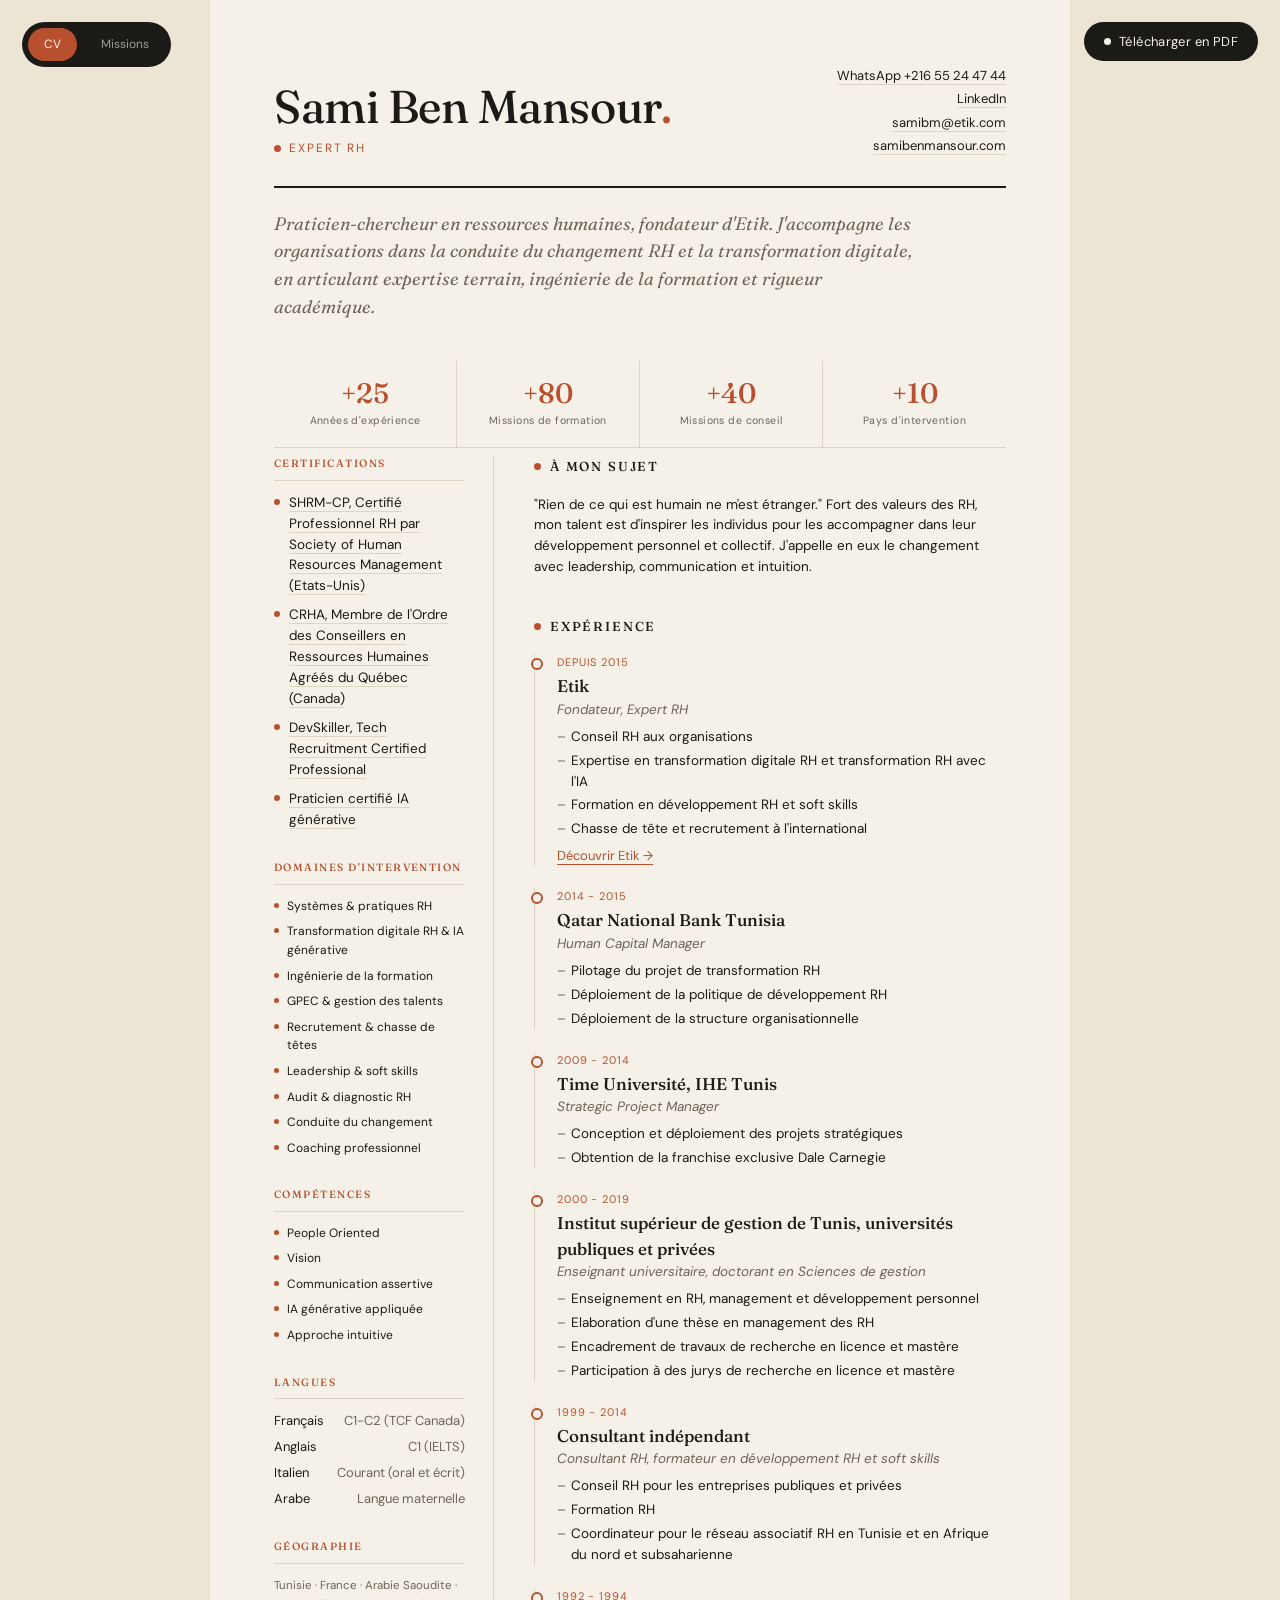
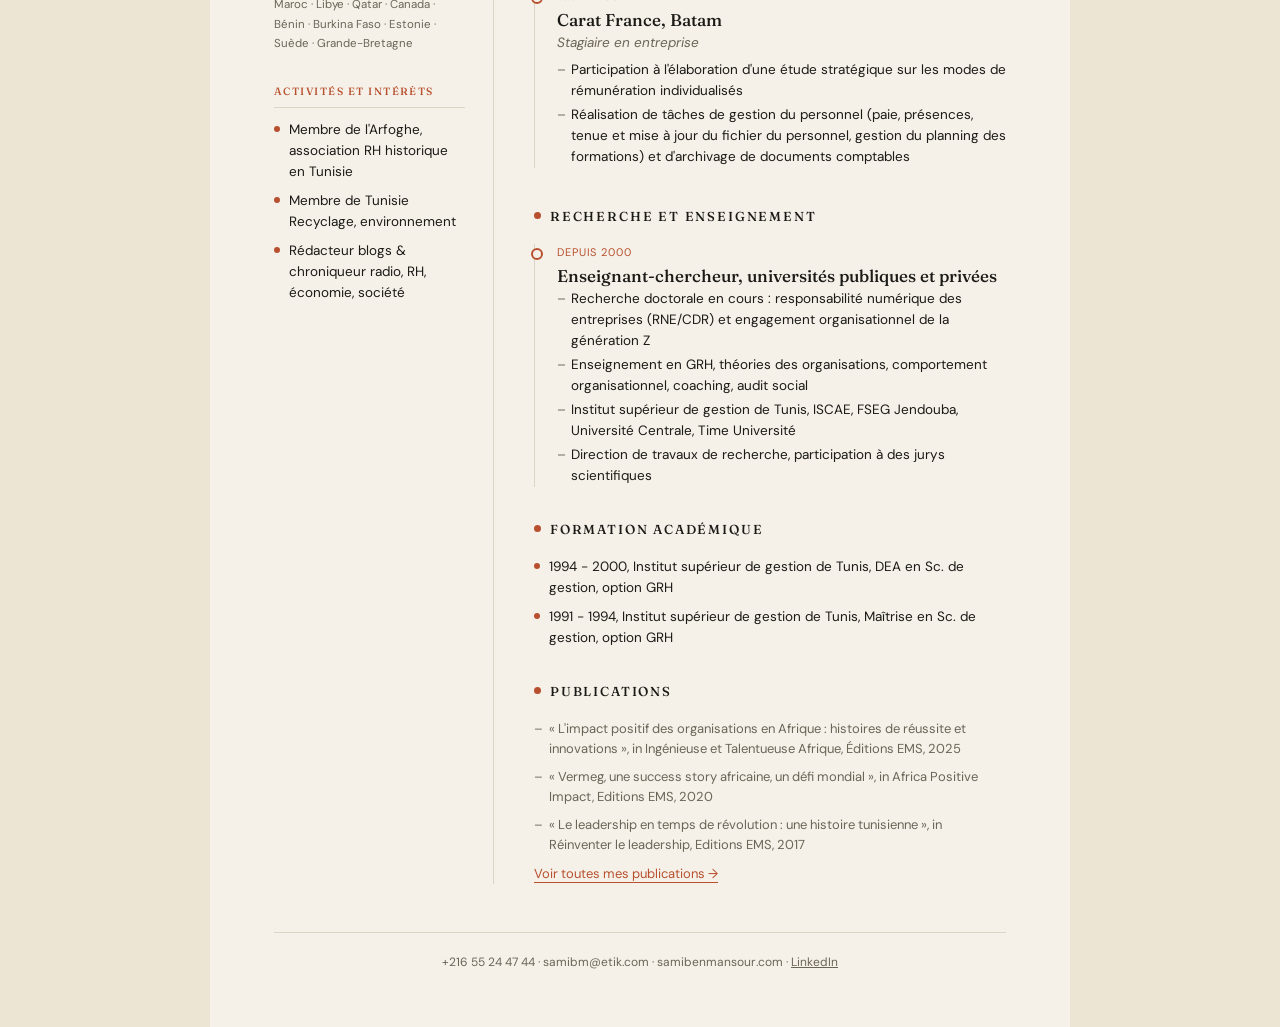
<file: index.html>
<!DOCTYPE html>
<html lang="fr">
<head>
<meta charset="UTF-8">
<meta name="viewport" content="width=device-width, initial-scale=1.0">
<title>Sami Ben Mansour — CV</title>
<meta name="description" content="Sami Ben Mansour, Expert RH. Fondateur d'Etik, consultant senior RH et formateur international.">
<link rel="preconnect" href="https://fonts.googleapis.com">
<link href="https://fonts.googleapis.com/css2?family=Fraunces:ital,opsz,wght@0,9..144,380;0,9..144,460;0,9..144,500;1,9..144,380&family=DM+Sans:wght@400;500&display=swap" rel="stylesheet">
<link rel="stylesheet" href="style.css">
</head>
<body>

<nav class="doc-switch">
  <a href="index.html" class="active">CV</a>
  <a href="missions.html">Missions</a>
</nav>

<button class="print-btn" onclick="window.print()"><span class="dot" style="background:currentColor"></span> Télécharger en PDF</button>

<main class="page" id="app">
  <p style="text-align:center;color:var(--ink-soft);padding:80px 0;">Chargement…</p>
</main>

<script type="application/json" id="cv-data">
{
  "identite": {
    "nom": "Sami Ben Mansour",
    "titre": "Expert RH",
    "accroche": "Praticien-chercheur en ressources humaines, fondateur d'Etik. J'accompagne les organisations dans la conduite du changement RH et la transformation digitale, en articulant expertise terrain, ingénierie de la formation et rigueur académique.",
    "contact": {
      "whatsapp": "+216 55 24 47 44",
      "email": "samibm@etik.com",
      "site": "samibenmansour.com",
      "linkedin": "https://www.linkedin.com/in/samibenmansour/fr/"
    }
  },
  "aPropos": "\"Rien de ce qui est humain ne m'est étranger.\" Fort des valeurs des RH, mon talent est d'inspirer les individus pour les accompagner dans leur développement personnel et collectif. J'appelle en eux le changement avec leadership, communication et intuition.",
  "certifications": [
    {
      "label": "SHRM-CP, Certifié Professionnel RH par Society of Human Resources Management (Etats-Unis)",
      "url": "https://samibenmansour.com/shrm-cp"
    },
    {
      "label": "CRHA, Membre de l'Ordre des Conseillers en Ressources Humaines Agréés du Québec (Canada)",
      "url": "https://samibenmansour.com/crha"
    },
    {
      "label": "DevSkiller, Tech Recruitment Certified Professional",
      "url": "https://samibenmansour.com/devskiller"
    },
    {
      "label": "Praticien certifié IA générative",
      "url": "https://samibenmansour.com/a-lere-de-lia"
    }
  ],
  "parcoursAcademique": [
    "1994 - 2000, Institut supérieur de gestion de Tunis, DEA en Sc. de gestion, option GRH",
    "1991 - 1994, Institut supérieur de gestion de Tunis, Maîtrise en Sc. de gestion, option GRH"
  ],
  "experience": [
    {
      "periode": "Depuis 2015",
      "organisation": "Etik",
      "poste": "Fondateur, Expert RH",
      "missions": [
        "Conseil RH aux organisations",
        "Expertise en transformation digitale RH et transformation RH avec l'IA",
        "Formation en développement RH et soft skills",
        "Chasse de tête et recrutement à l'international"
      ],
      "url": "https://samibenmansour.com/etik",
      "urlLabel": "Découvrir Etik →"
    },
    {
      "periode": "2014 - 2015",
      "organisation": "Qatar National Bank Tunisia",
      "poste": "Human Capital Manager",
      "missions": [
        "Pilotage du projet de transformation RH",
        "Déploiement de la politique de développement RH",
        "Déploiement de la structure organisationnelle"
      ]
    },
    {
      "periode": "2009 - 2014",
      "organisation": "Time Université, IHE Tunis",
      "poste": "Strategic Project Manager",
      "missions": [
        "Conception et déploiement des projets stratégiques",
        "Obtention de la franchise exclusive Dale Carnegie"
      ]
    },
    {
      "periode": "2000 - 2019",
      "organisation": "Institut supérieur de gestion de Tunis, universités publiques et privées",
      "poste": "Enseignant universitaire, doctorant en Sciences de gestion",
      "missions": [
        "Enseignement en RH, management et développement personnel",
        "Elaboration d'une thèse en management des RH",
        "Encadrement de travaux de recherche en licence et mastère",
        "Participation à des jurys de recherche en licence et mastère"
      ]
    },
    {
      "periode": "1999 - 2014",
      "organisation": "Consultant indépendant",
      "poste": "Consultant RH, formateur en développement RH et soft skills",
      "missions": [
        "Conseil RH pour les entreprises publiques et privées",
        "Formation RH",
        "Coordinateur pour le réseau associatif RH en Tunisie et en Afrique du nord et subsaharienne"
      ]
    },
    {
      "periode": "1992 - 1994",
      "organisation": "Carat France, Batam",
      "poste": "Stagiaire en entreprise",
      "missions": [
        "Participation à l'élaboration d'une étude stratégique sur les modes de rémunération individualisés",
        "Réalisation de tâches de gestion du personnel (paie, présences, tenue et mise à jour du fichier du personnel, gestion du planning des formations) et d'archivage de documents comptables"
      ]
    }
  ],
  "competences": [
    {
      "label": "Systèmes & pratiques RH"
    },
    {
      "label": "Transformation digitale RH & IA générative"
    },
    {
      "label": "Ingénierie de la formation"
    },
    {
      "label": "GPEC & gestion des talents"
    },
    {
      "label": "Recrutement & chasse de têtes"
    },
    {
      "label": "Leadership & soft skills"
    },
    {
      "label": "Audit & diagnostic RH"
    },
    {
      "label": "Conduite du changement"
    },
    {
      "label": "Coaching professionnel"
    }
  ],
  "langues": [
    {
      "langue": "Français",
      "niveau": "C1-C2 (TCF Canada)"
    },
    {
      "langue": "Anglais",
      "niveau": "C1 (IELTS)"
    },
    {
      "langue": "Italien",
      "niveau": "Courant (oral et écrit)"
    },
    {
      "langue": "Arabe",
      "niveau": "Langue maternelle"
    }
  ],
  "activitesEtInterets": [
    "Membre de l'Arfoghe, association RH historique en Tunisie",
    "Membre de Tunisie Recyclage, environnement",
    "Rédacteur blogs & chroniqueur radio, RH, économie, société"
  ],
  "stats": [
    {
      "valeur": "+25",
      "label": "Années d'expérience"
    },
    {
      "valeur": "+80",
      "label": "Missions de formation"
    },
    {
      "valeur": "+40",
      "label": "Missions de conseil"
    },
    {
      "valeur": "+10",
      "label": "Pays d'intervention"
    }
  ],
  "rechercheEnseignement": {
    "rechercheLabel": "Recherche doctorale en cours : responsabilité numérique des entreprises (RNE/CDR) et engagement organisationnel de la génération Z",
    "enseignement": {
      "periode": "Depuis 2000",
      "titre": "Enseignant-chercheur, universités publiques et privées",
      "points": [
        "Enseignement en GRH, théories des organisations, comportement organisationnel, coaching, audit social",
        "Institut supérieur de gestion de Tunis, ISCAE, FSEG Jendouba, Université Centrale, Time Université",
        "Direction de travaux de recherche, participation à des jurys scientifiques"
      ]
    }
  },
  "publications": [
    "« L'impact positif des organisations en Afrique : histoires de réussite et innovations », in Ingénieuse et Talentueuse Afrique, Éditions EMS, 2025",
    "« Vermeg, une success story africaine, un défi mondial », in Africa Positive Impact, Editions EMS, 2020",
    "« Le leadership en temps de révolution : une histoire tunisienne », in Réinventer le leadership, Editions EMS, 2017"
  ],
  "geographie": [
    "Tunisie",
    "France",
    "Arabie Saoudite",
    "Maroc",
    "Libye",
    "Qatar",
    "Canada",
    "Bénin",
    "Burkina Faso",
    "Estonie",
    "Suède",
    "Grande-Bretagne"
  ],
  "publicationsUrl": "https://samibenmansour.com/publications",
  "aptitudes": [
    {
      "label": "People Oriented"
    },
    {
      "label": "Vision"
    },
    {
      "label": "Communication assertive"
    },
    {
      "label": "IA générative appliquée"
    },
    {
      "label": "Approche intuitive"
    }
  ]
}
</script>
<script>
const CV_DATA = JSON.parse(document.getElementById('cv-data').textContent);

function render() {
  const d = CV_DATA;
  const app = document.getElementById('app');

  const exp = d.experience.map(e => `
    <div class="exp-item">
      <div class="exp-period">${e.periode}</div>
      <div class="exp-org">${e.organisation}</div>
      <div class="exp-role">${e.poste}</div>
      <ul>${e.missions.map(m => `<li>${m}</li>`).join('')}</ul>
      ${e.url ? `<div class="pub-more-link"><a href="${e.url}" target="_blank" rel="noopener">${e.urlLabel || 'En savoir plus →'}</a></div>` : ''}
    </div>
  `).join('');

  const certifs = d.certifications.map(c =>
    c.url ? `<li><a href="${c.url}" target="_blank" rel="noopener">${c.label}</a></li>` : `<li>${c.label || c}</li>`
  ).join('');
  const academique = d.parcoursAcademique.map(c => `<li>${c}</li>`).join('');
  const activites = d.activitesEtInterets.map(c => `<li>${c}</li>`).join('');
  const langues = d.langues.map(c => `<div class="lang-row"><span class="langue">${c.langue}</span><span class="niveau">${c.niveau}</span></div>`).join('');

  const stats = (d.stats || []).map(s => `
    <div class="stat"><div class="stat-num">${s.valeur}</div><div class="stat-label">${s.label}</div></div>
  `).join('');

  const publications = (d.publications || []).map(p => `<div class="pub-item">${p}</div>`).join('');

  const re = d.rechercheEnseignement;
  const rechercheBlock = re ? `
    <h2 class="section"><span class="dot"></span>Recherche et enseignement</h2>
    <div class="exp-item">
      <div class="exp-period">${re.enseignement.periode}</div>
      <div class="exp-org">${re.enseignement.titre}</div>
      <ul>
        <li>${re.rechercheLabel}</li>
        ${re.enseignement.points.map(p => `<li>${p}</li>`).join('')}
      </ul>
    </div>
  ` : '';

  const domaines = d.competences.map(s => `<div class="domain-item">${s.label}</div>`).join('');
  const aptitudes = (d.aptitudes || []).map(s => `<div class="domain-item">${s.label}</div>`).join('');
  const geographie = (d.geographie || []).join(' · ');

  app.innerHTML = `
    <header class="masthead">
      <div>
        <h1>${d.identite.nom}<span class="k-dot">.</span></h1>
        <div class="eyebrow"><span class="dot"></span> ${d.identite.titre}</div>
      </div>
      <div class="contact-block">
        <div><a href="https://wa.me/${d.identite.contact.whatsapp.replace(/[^0-9]/g,'')}" target="_blank" rel="noopener">WhatsApp ${d.identite.contact.whatsapp}</a></div>
        ${d.identite.contact.linkedin ? `<div><a href="${d.identite.contact.linkedin}" target="_blank" rel="noopener">LinkedIn</a></div>` : ''}
        <div><a href="mailto:${d.identite.contact.email}">${d.identite.contact.email}</a></div>
        <div><a href="https://${d.identite.contact.site}">${d.identite.contact.site}</a></div>
      </div>
    </header>

    <p class="tagline">${d.identite.accroche}</p>

    <div class="stats-bar">${stats}</div>

    <div class="cv-body">
      <aside class="sidebar">
        <div class="sidebar-block">
          <div class="sidebar-label">Certifications</div>
          <ul class="plain-list">${certifs}</ul>
        </div>
        <div class="sidebar-block">
          <div class="sidebar-label">Domaines d'intervention</div>
          ${domaines}
        </div>
        <div class="sidebar-block">
          <div class="sidebar-label">Compétences</div>
          ${aptitudes}
        </div>
        <div class="sidebar-block">
          <div class="sidebar-label">Langues</div>
          ${langues}
        </div>
        <div class="sidebar-block">
          <div class="sidebar-label">Géographie</div>
          <div class="geo-list">${geographie}</div>
        </div>
        <div class="sidebar-block">
          <div class="sidebar-label">Activités et intérêts</div>
          <ul class="plain-list">${activites}</ul>
        </div>
      </aside>

      <div class="main-col">
        <h2 class="section" style="margin-top:0;"><span class="dot"></span>À mon sujet</h2>
        <p style="font-size:13.5px;margin-bottom:32px;">${d.aPropos}</p>

        <h2 class="section"><span class="dot"></span>Expérience</h2>
        ${exp}

        ${rechercheBlock}

        <h2 class="section" style="margin-top:32px;"><span class="dot"></span>Formation académique</h2>
        <ul class="plain-list">${academique}</ul>

        ${publications ? `<h2 class="section" style="margin-top:32px;"><span class="dot"></span>Publications</h2>${publications}${d.publicationsUrl ? `<div class="pub-more-link"><a href="${d.publicationsUrl}" target="_blank" rel="noopener">Voir toutes mes publications →</a></div>` : ''}` : ''}
      </div>
    </div>

    <div class="footer">
      ${d.identite.contact.whatsapp} · ${d.identite.contact.email} · ${d.identite.contact.site}${d.identite.contact.linkedin ? ` · <a href="${d.identite.contact.linkedin}" target="_blank" rel="noopener" style="color:inherit;">LinkedIn</a>` : ''}
    </div>
  `;
}
render();
</script>
</body>
</html>
</file>
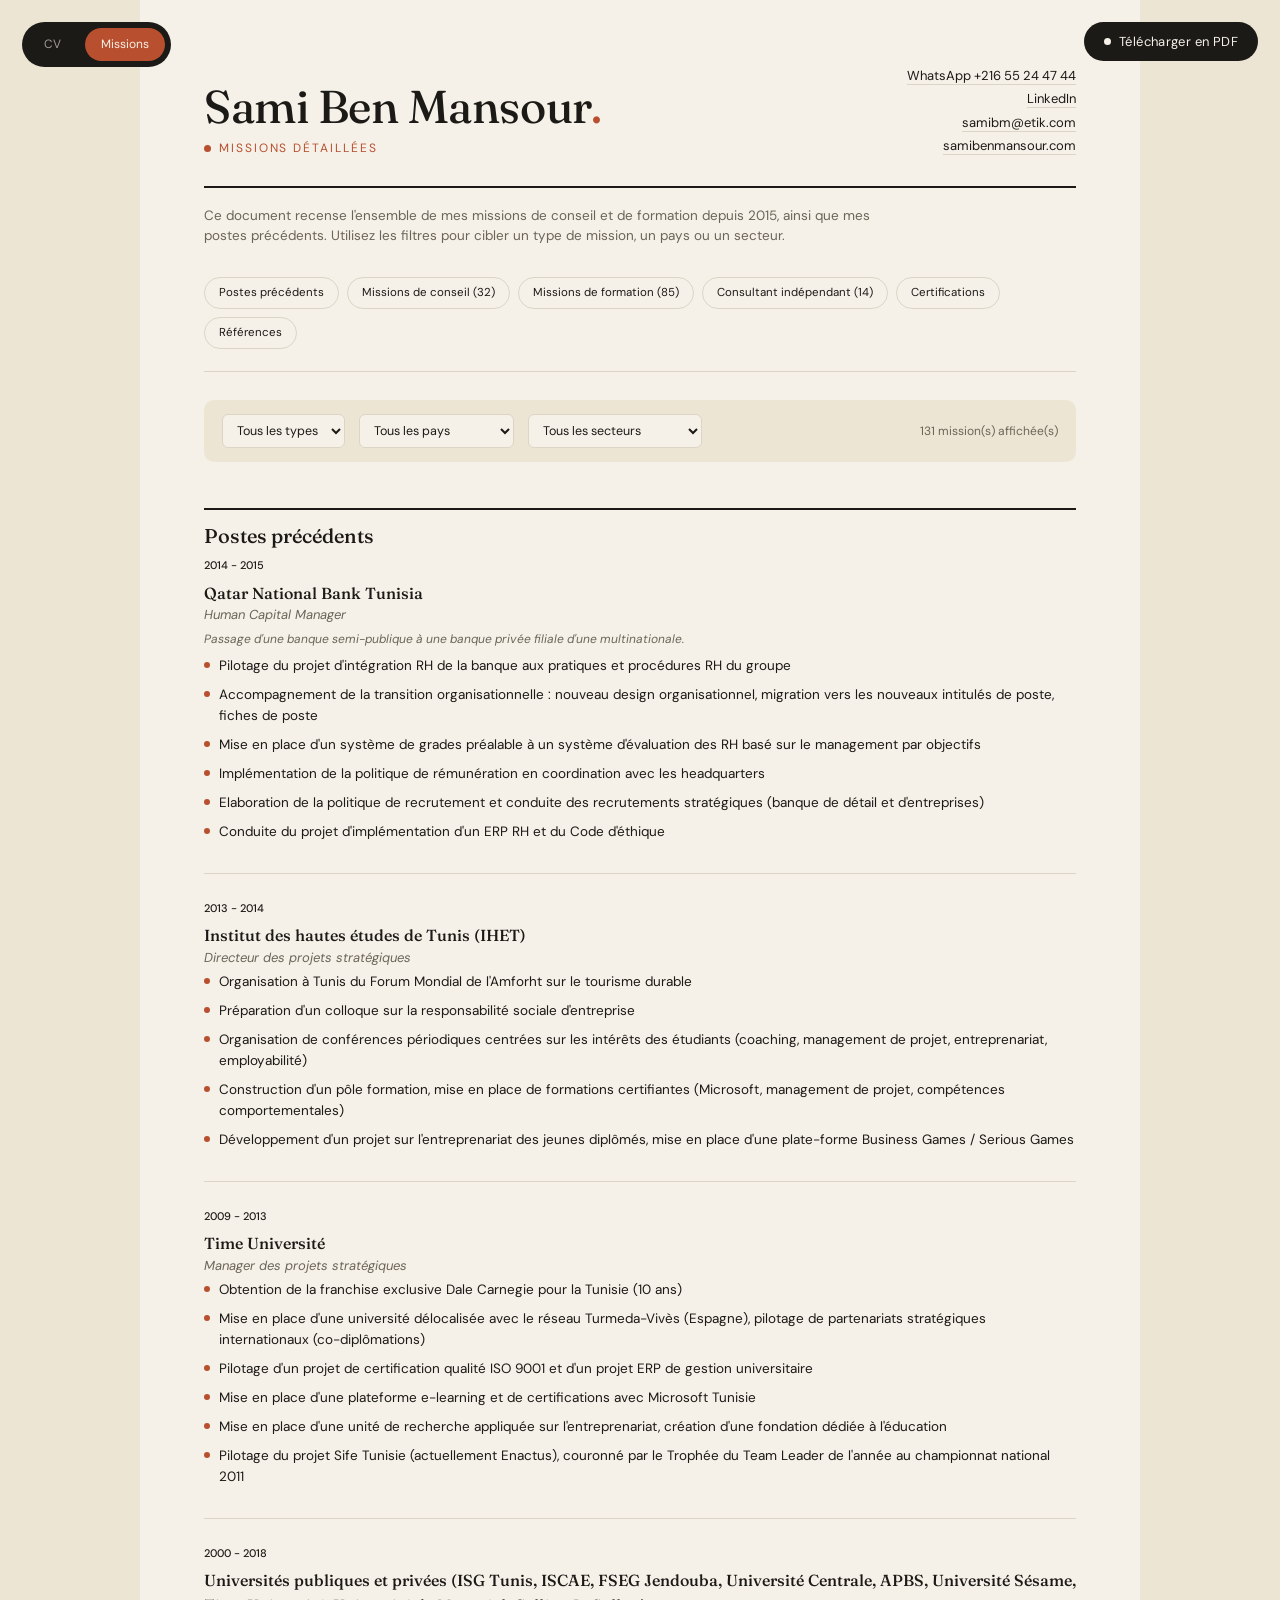
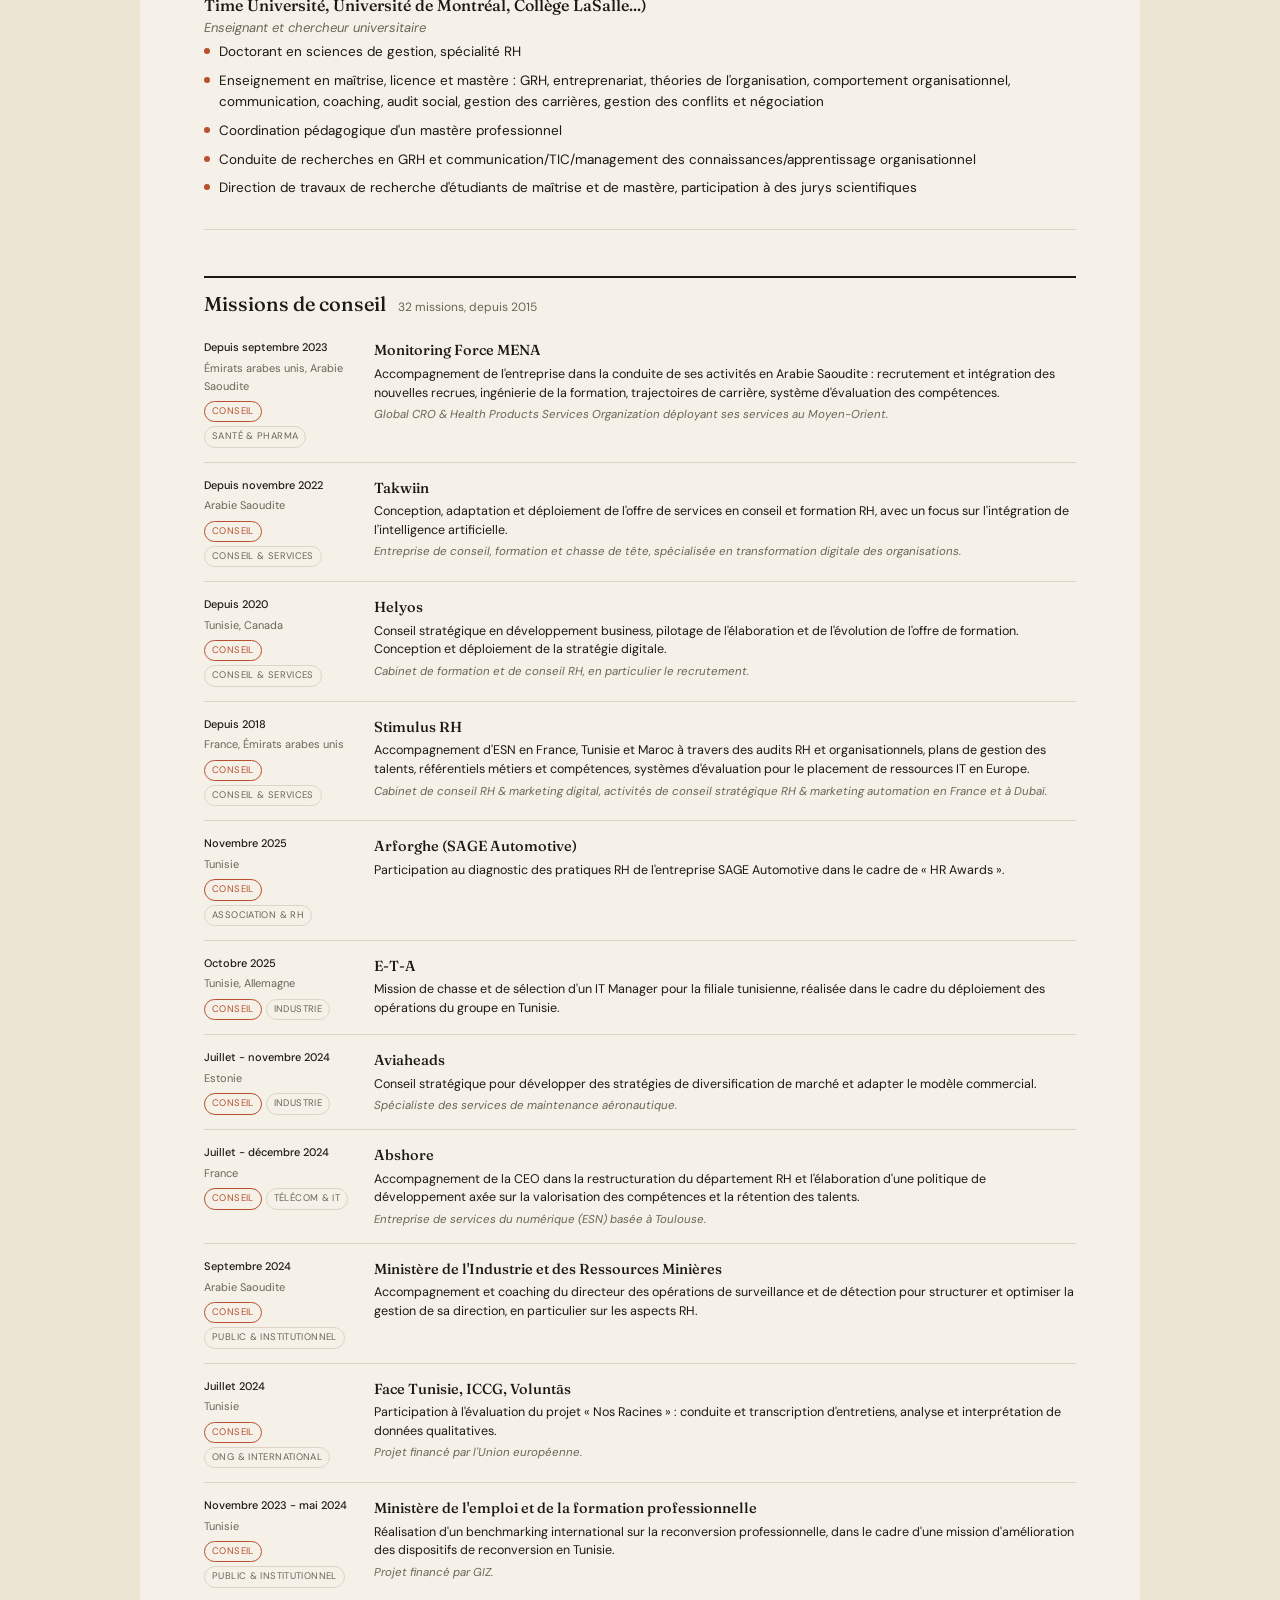
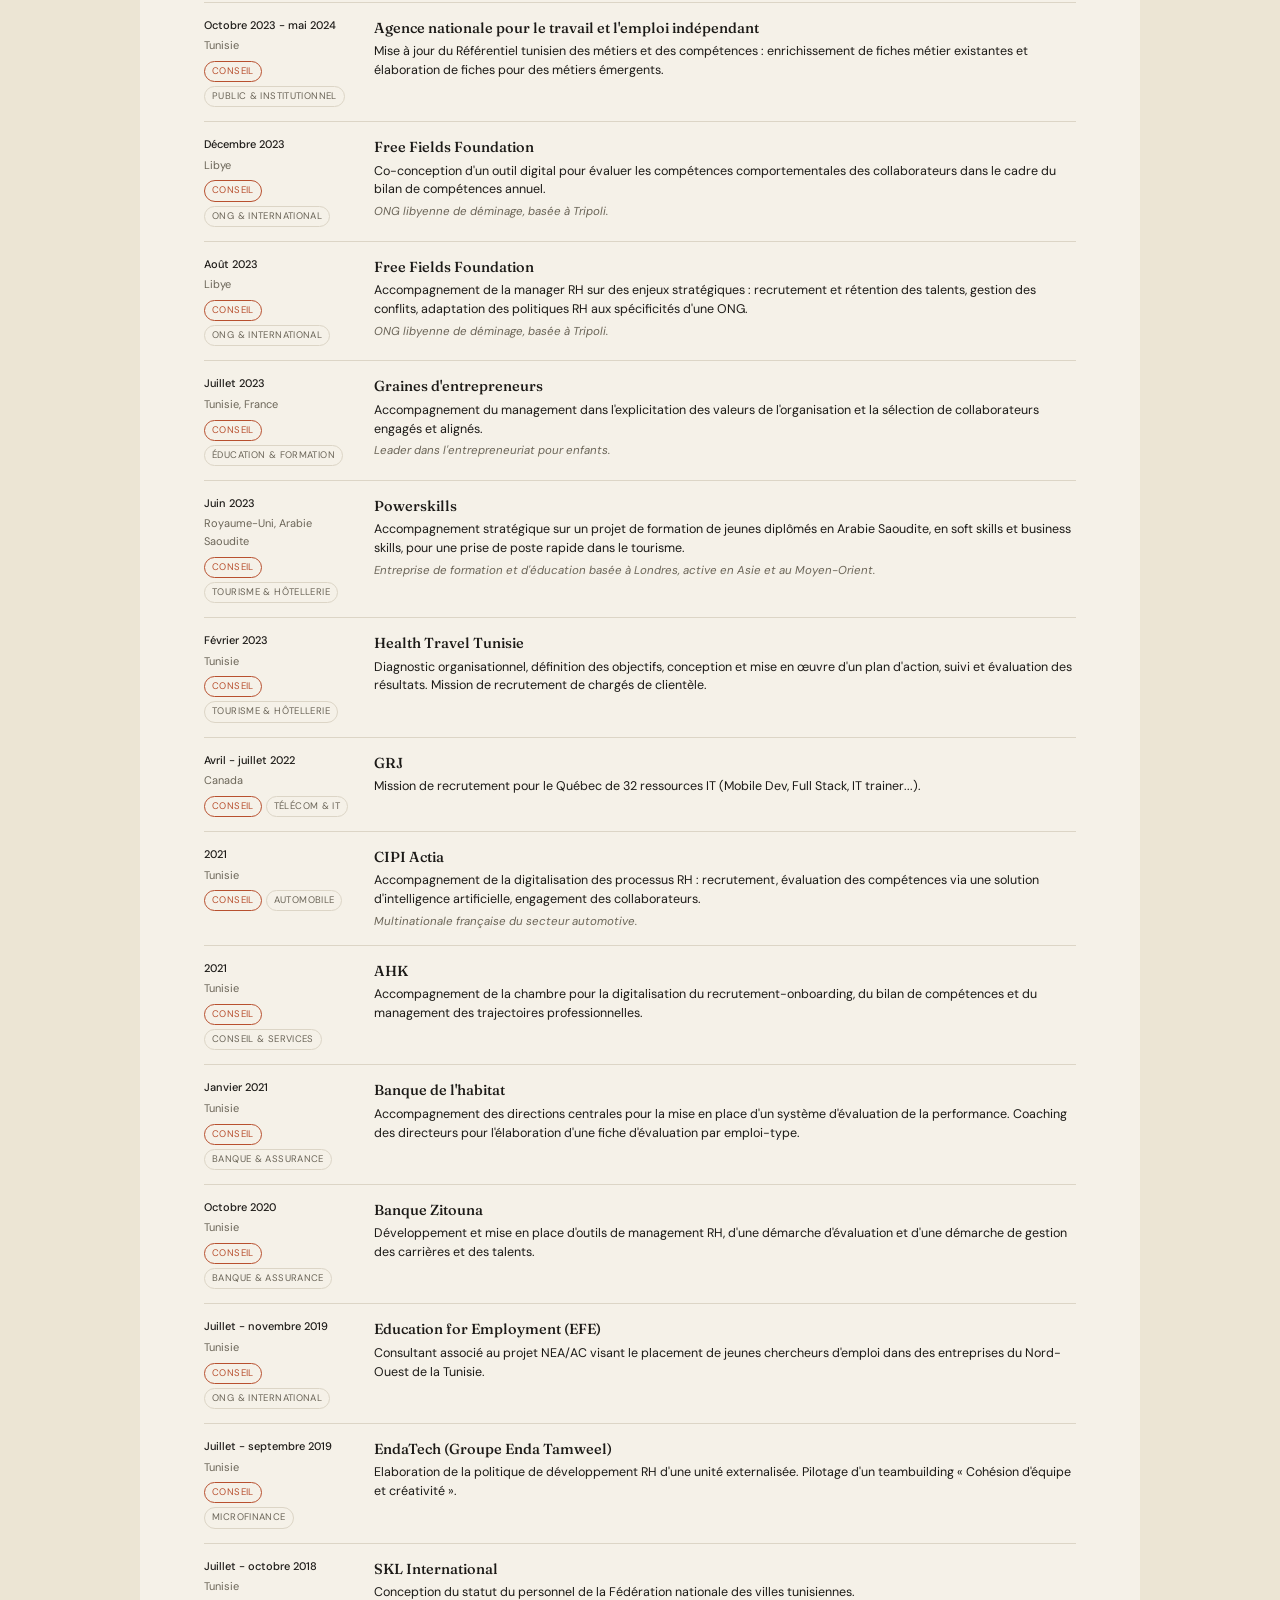
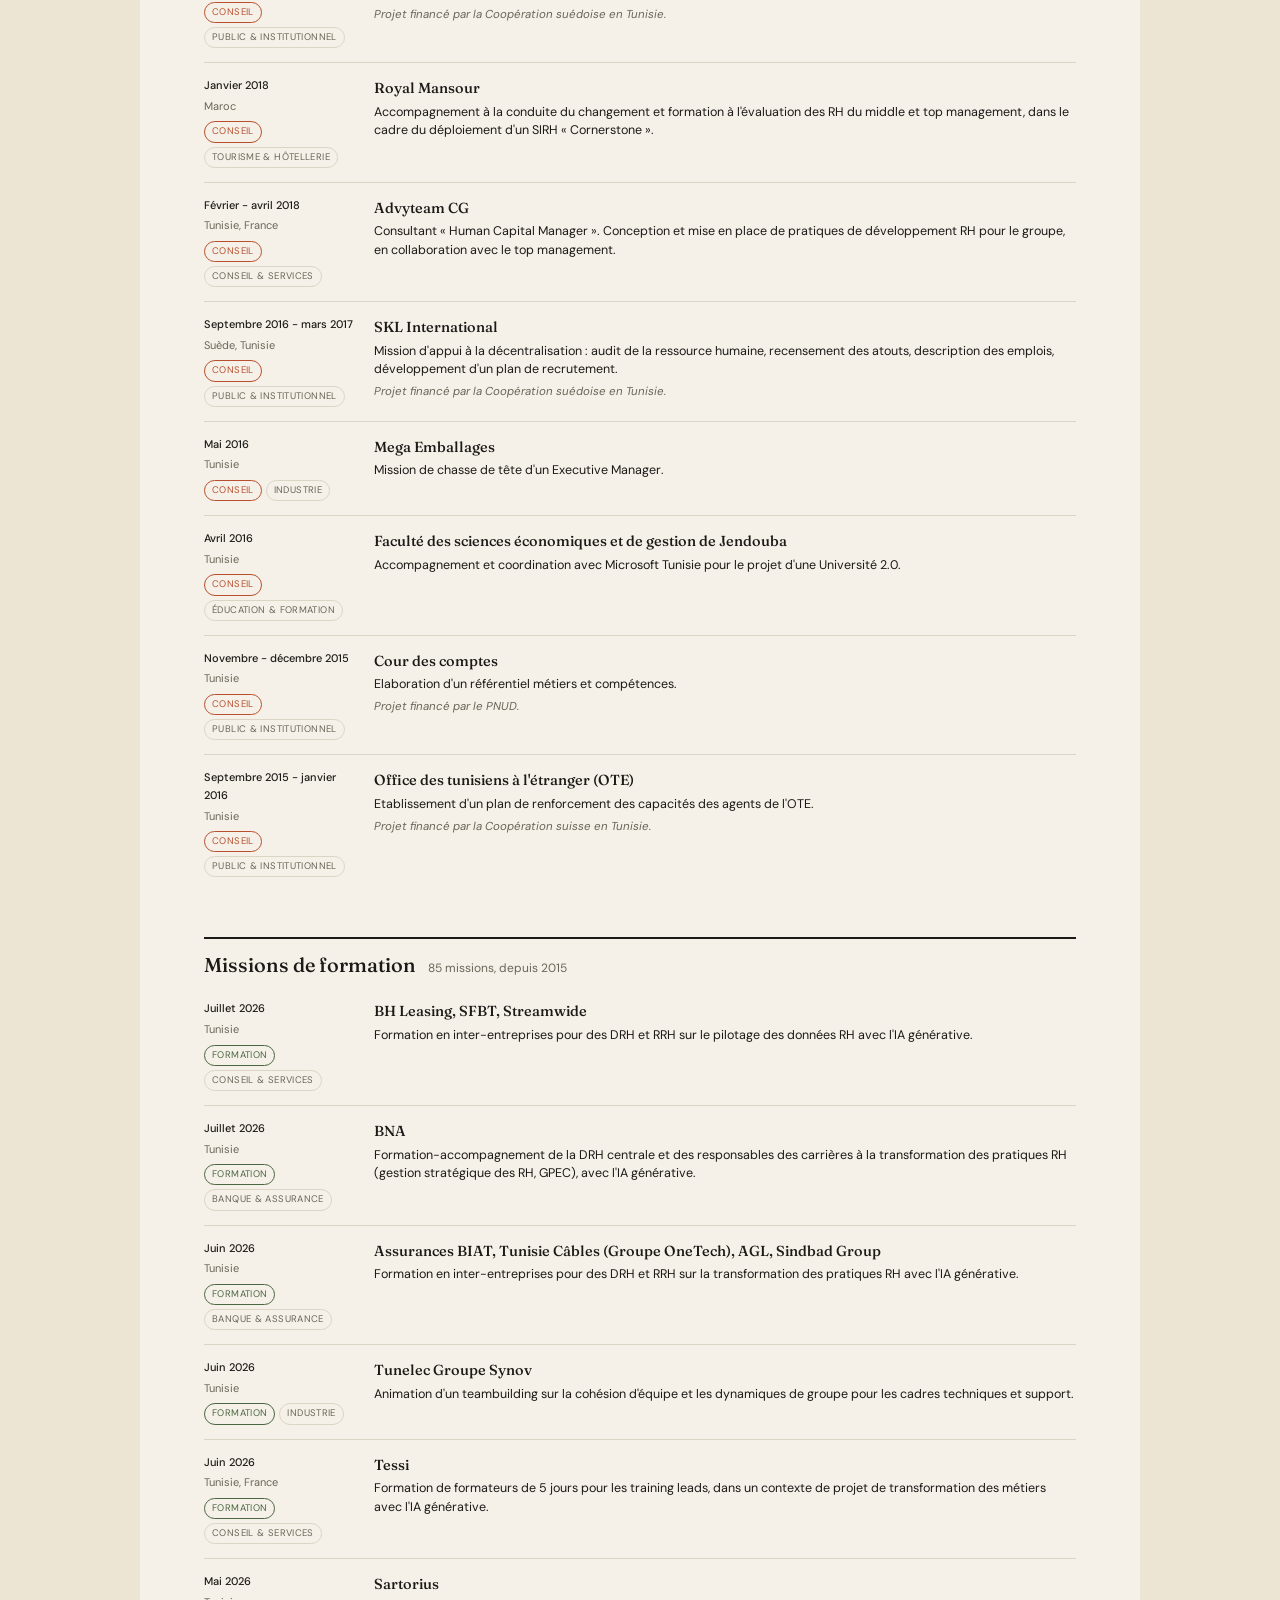
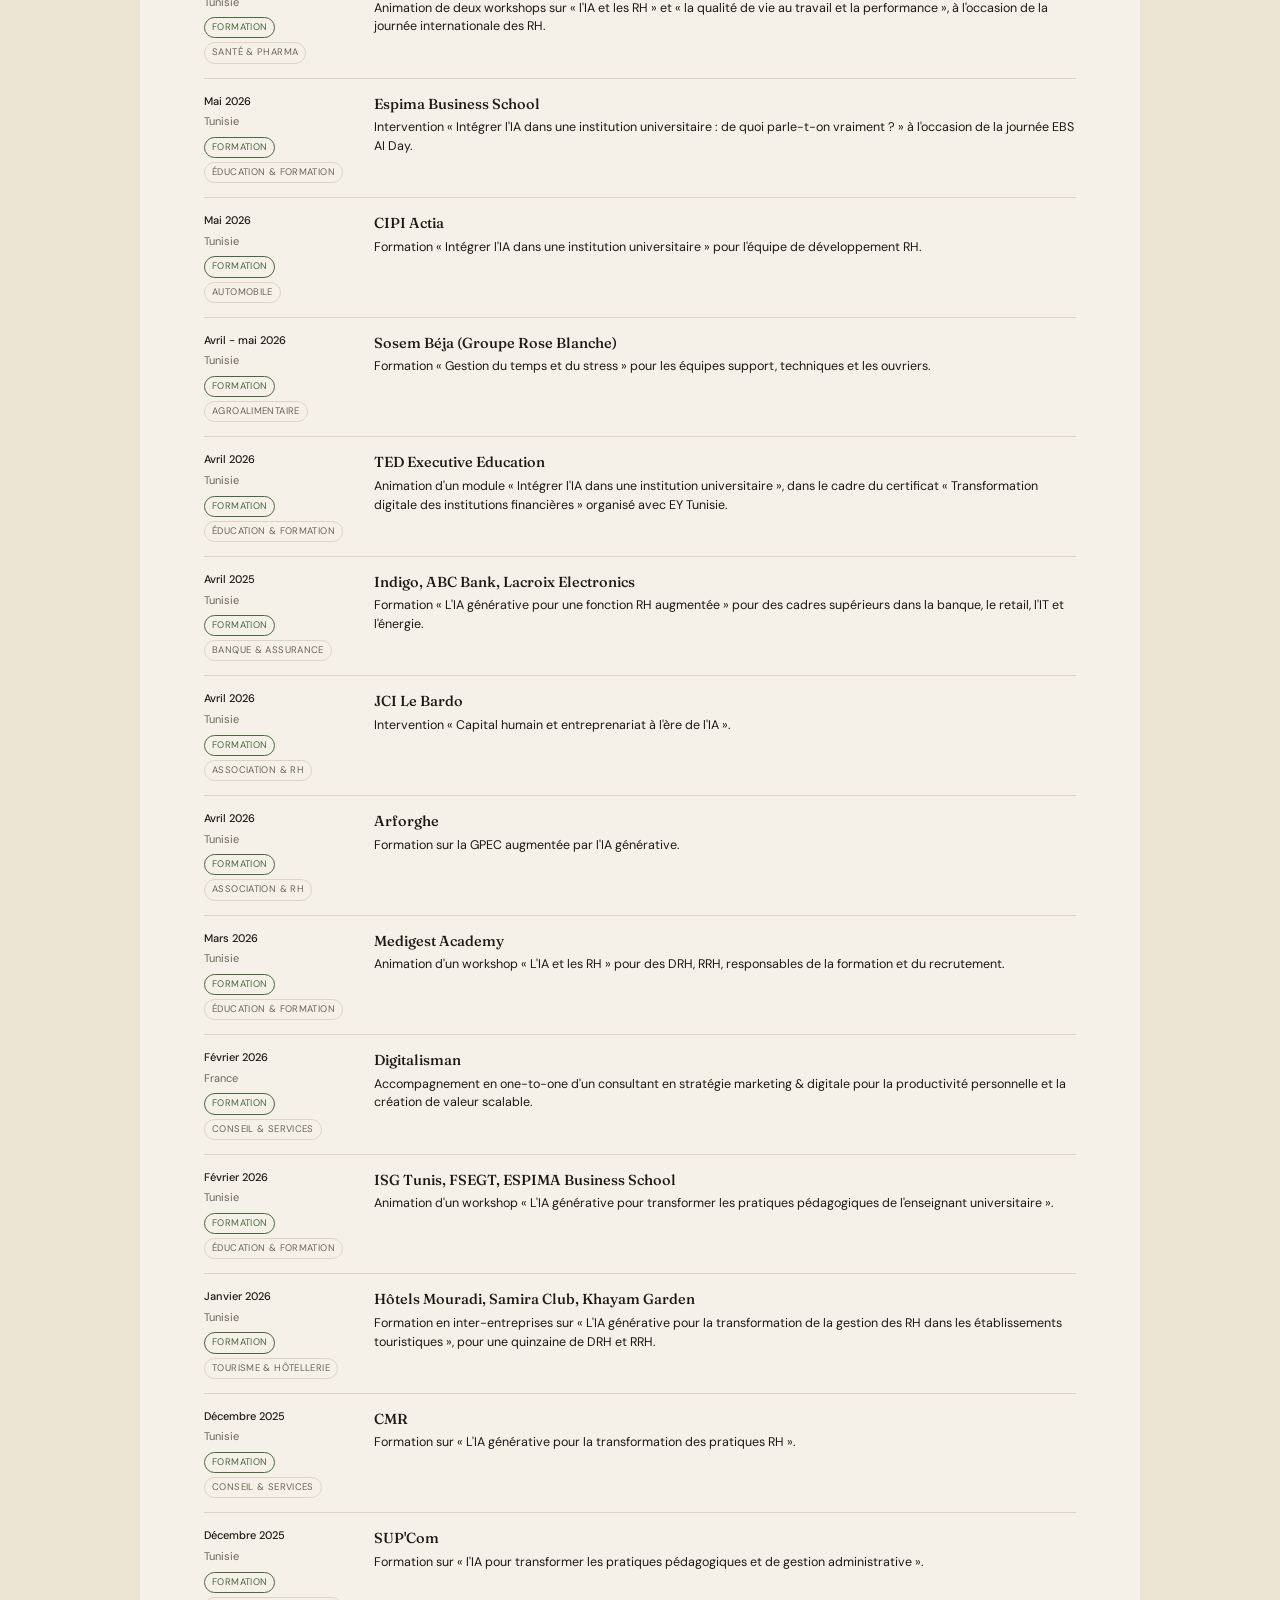
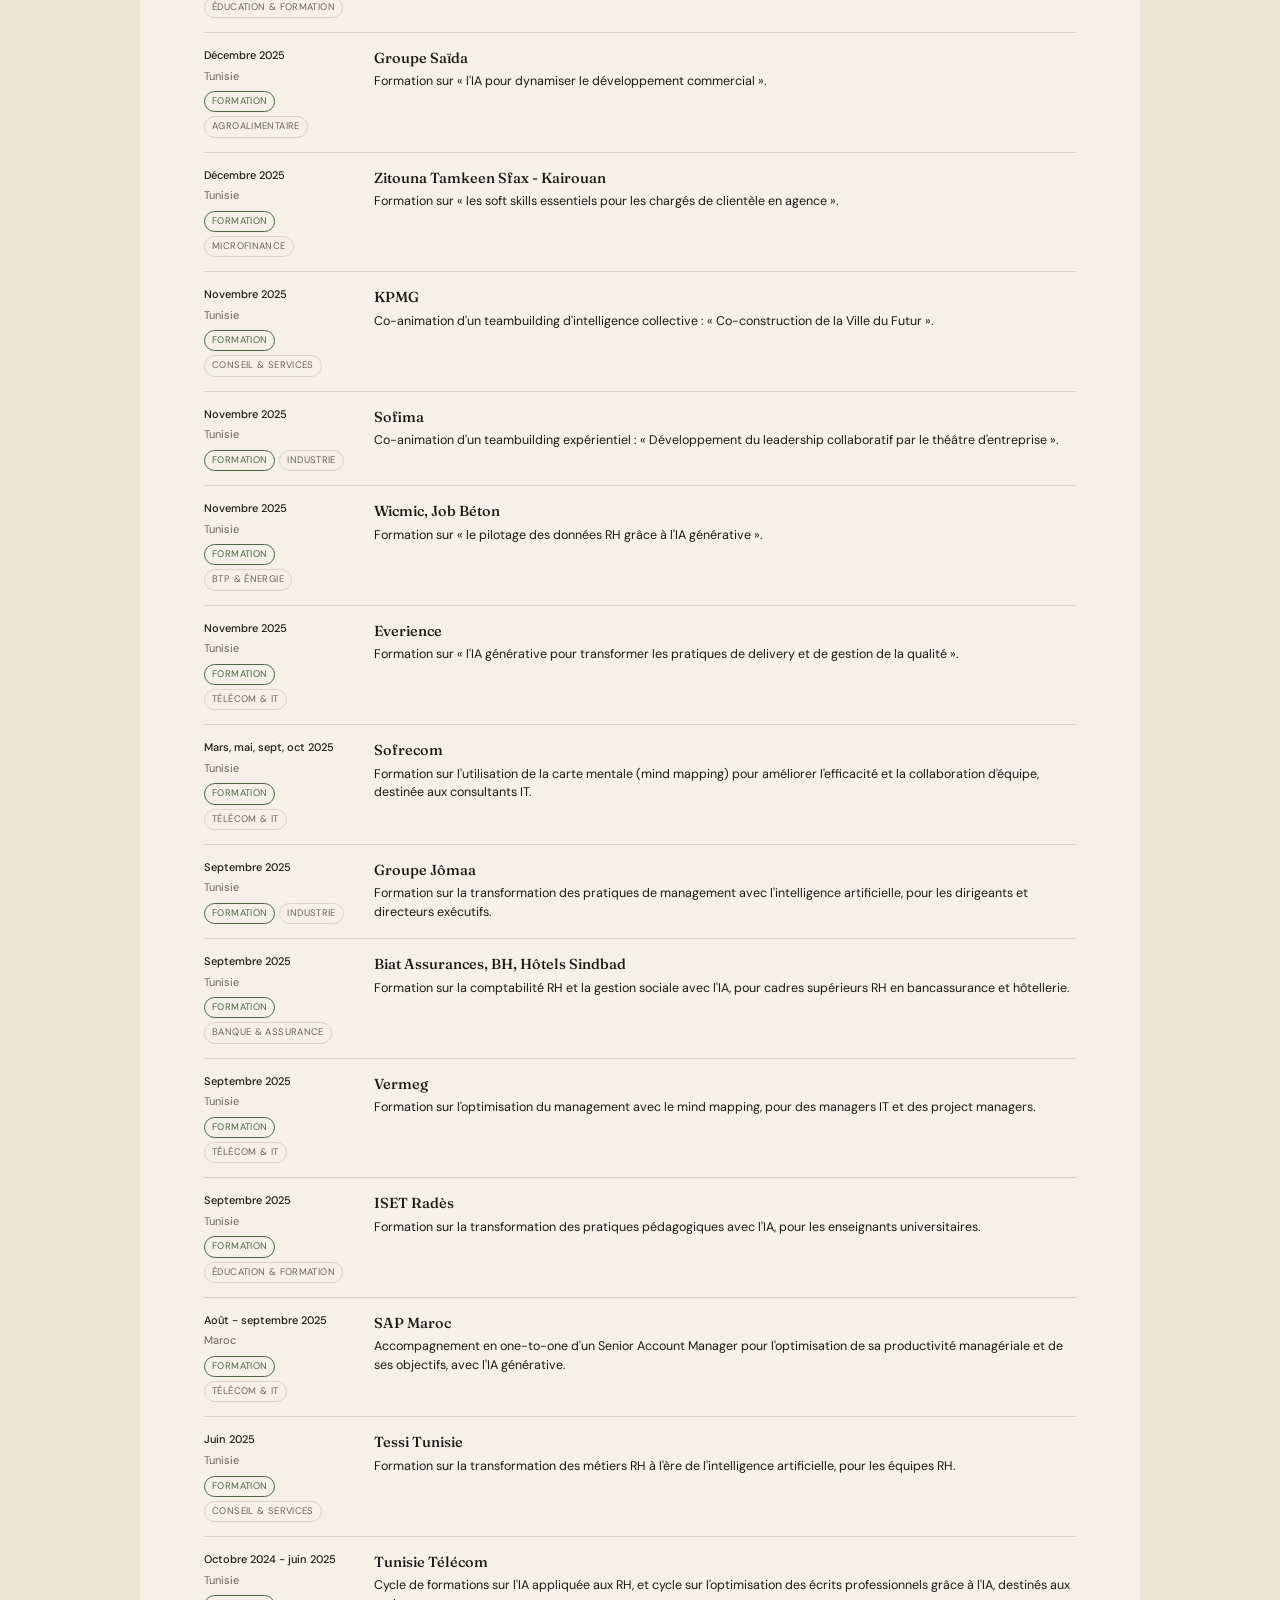
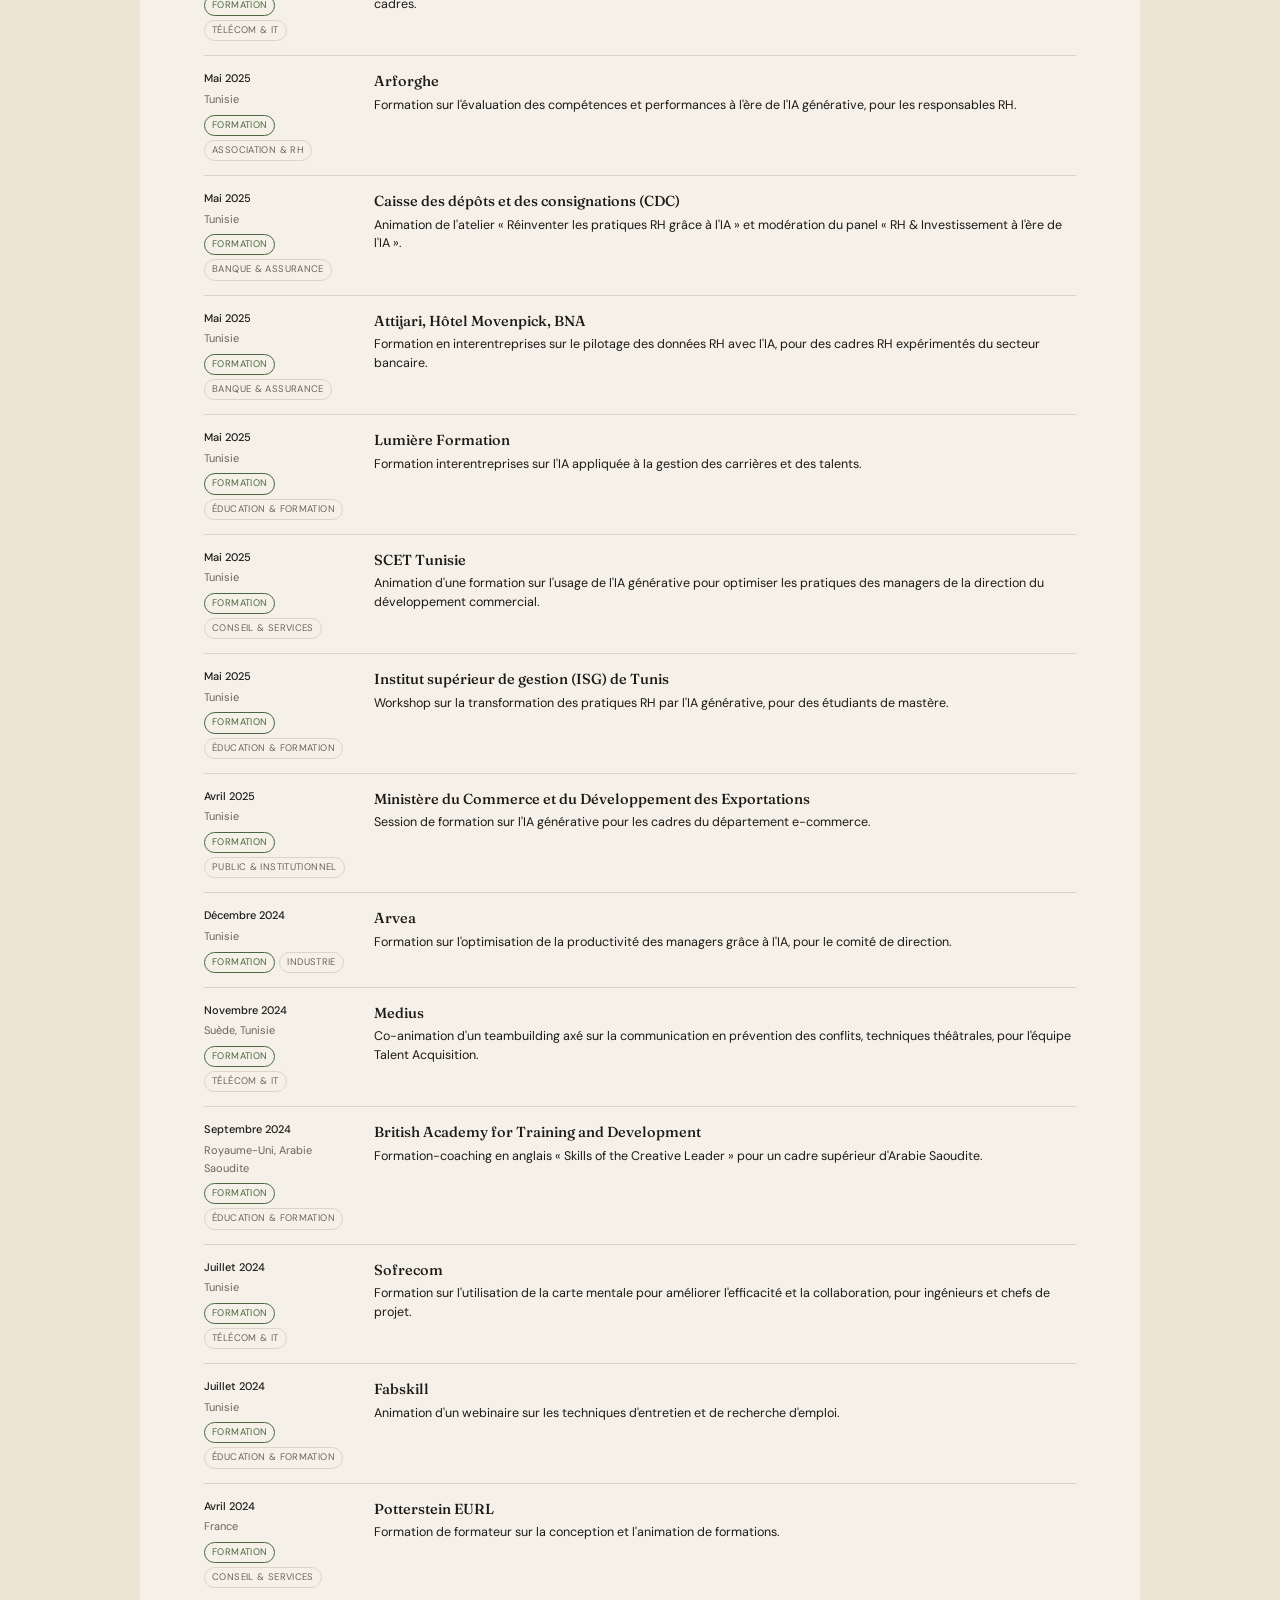
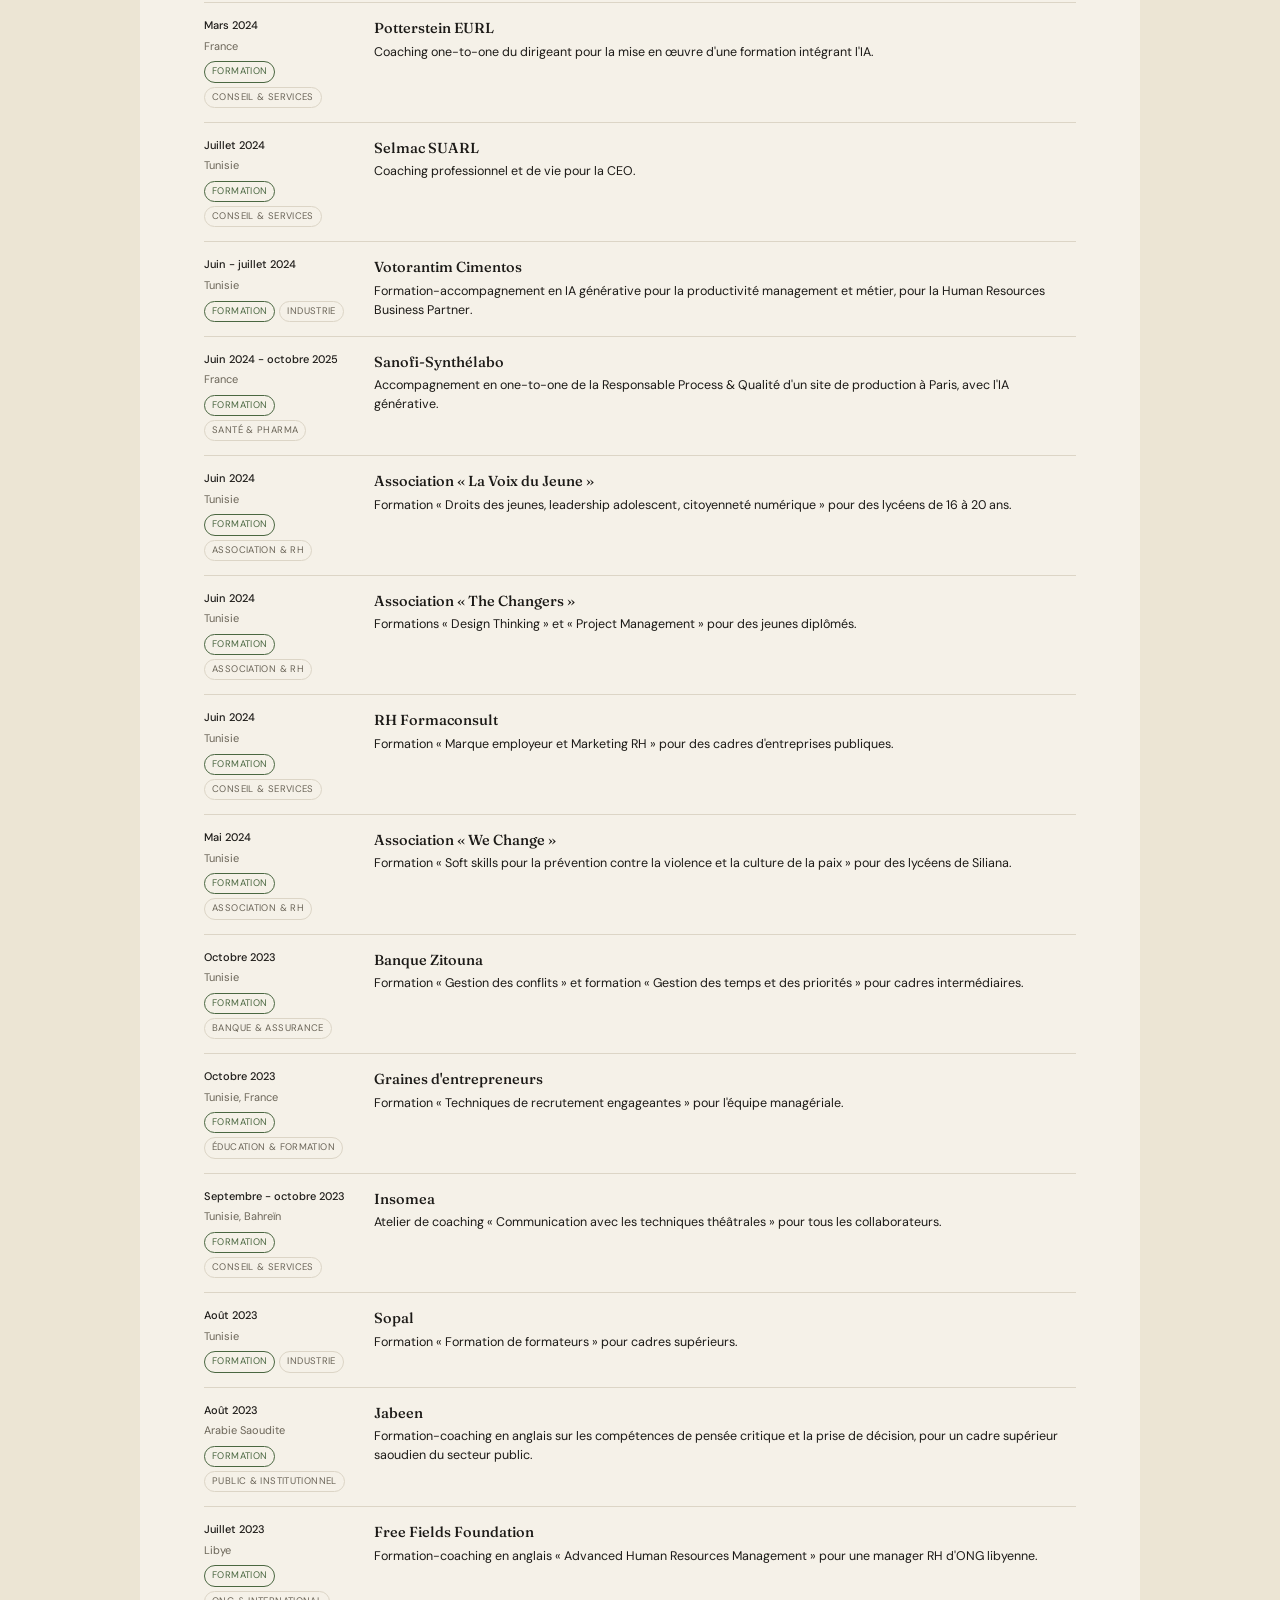
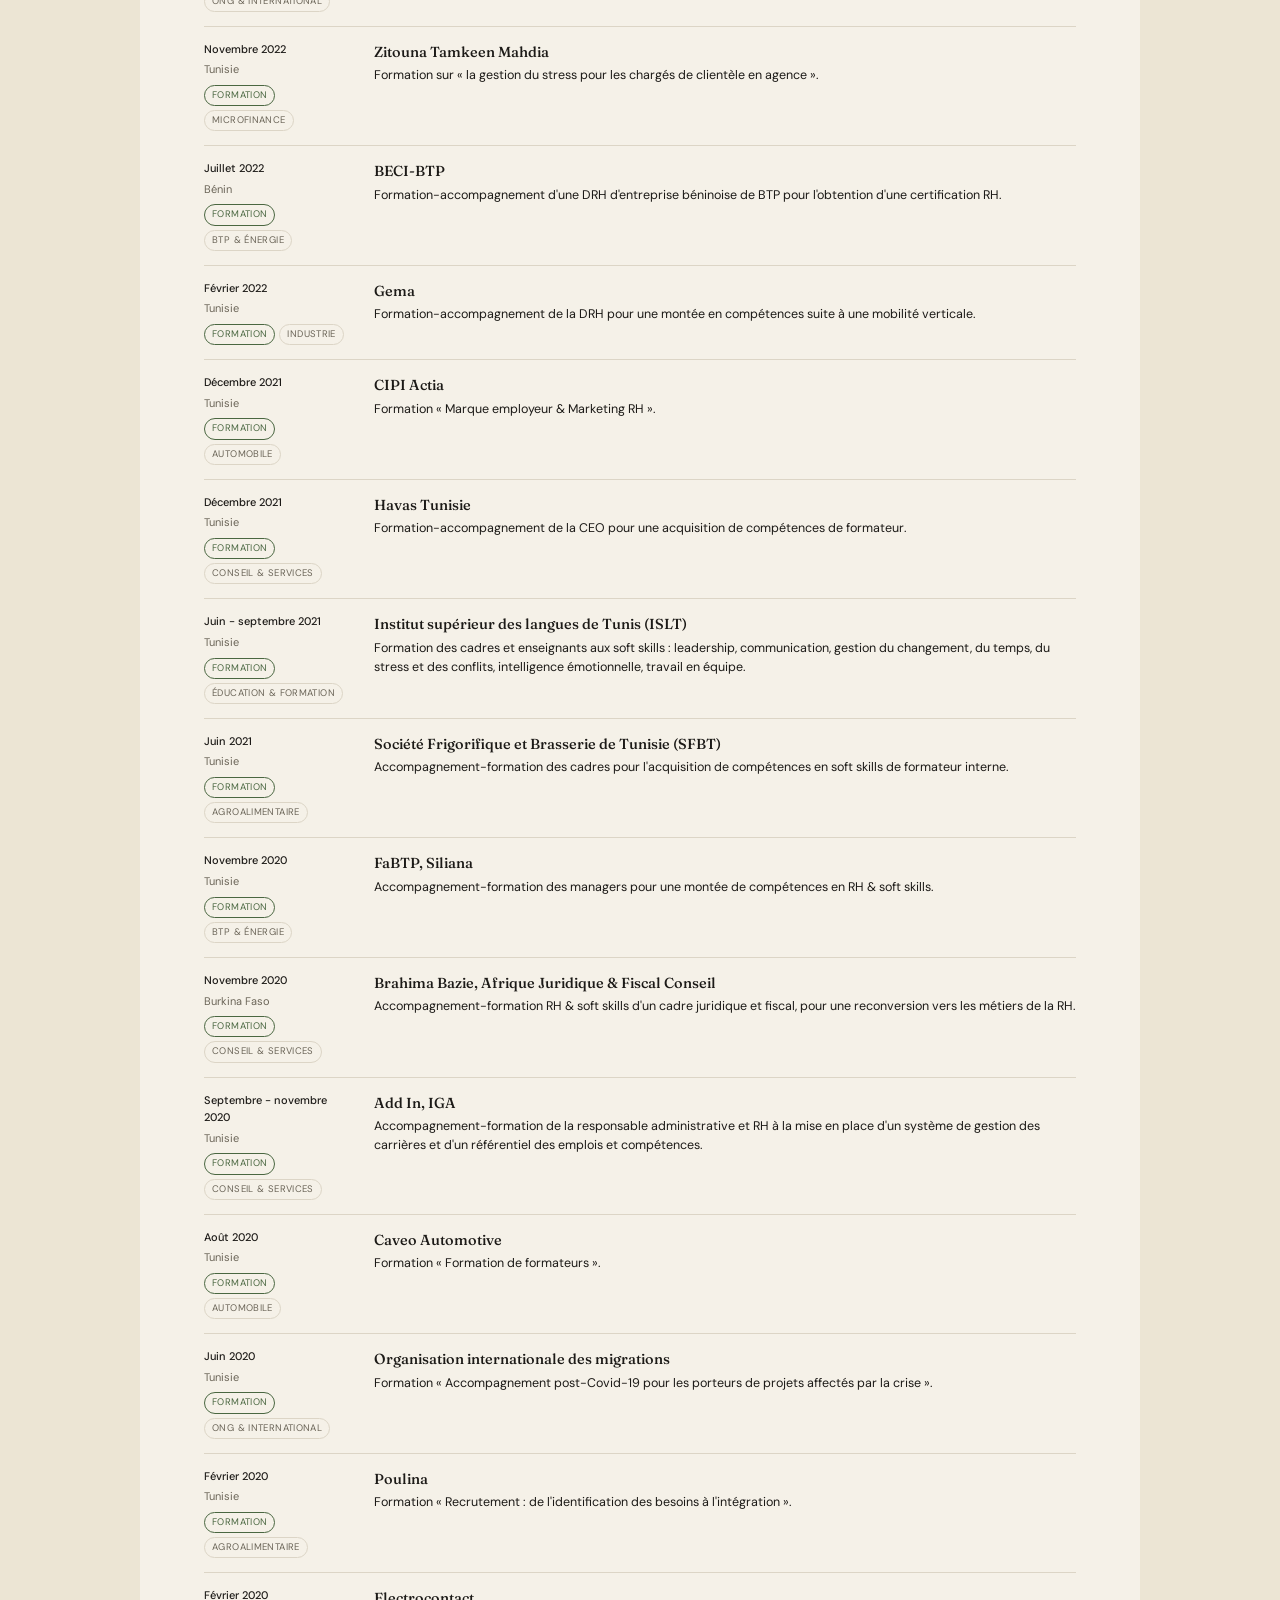
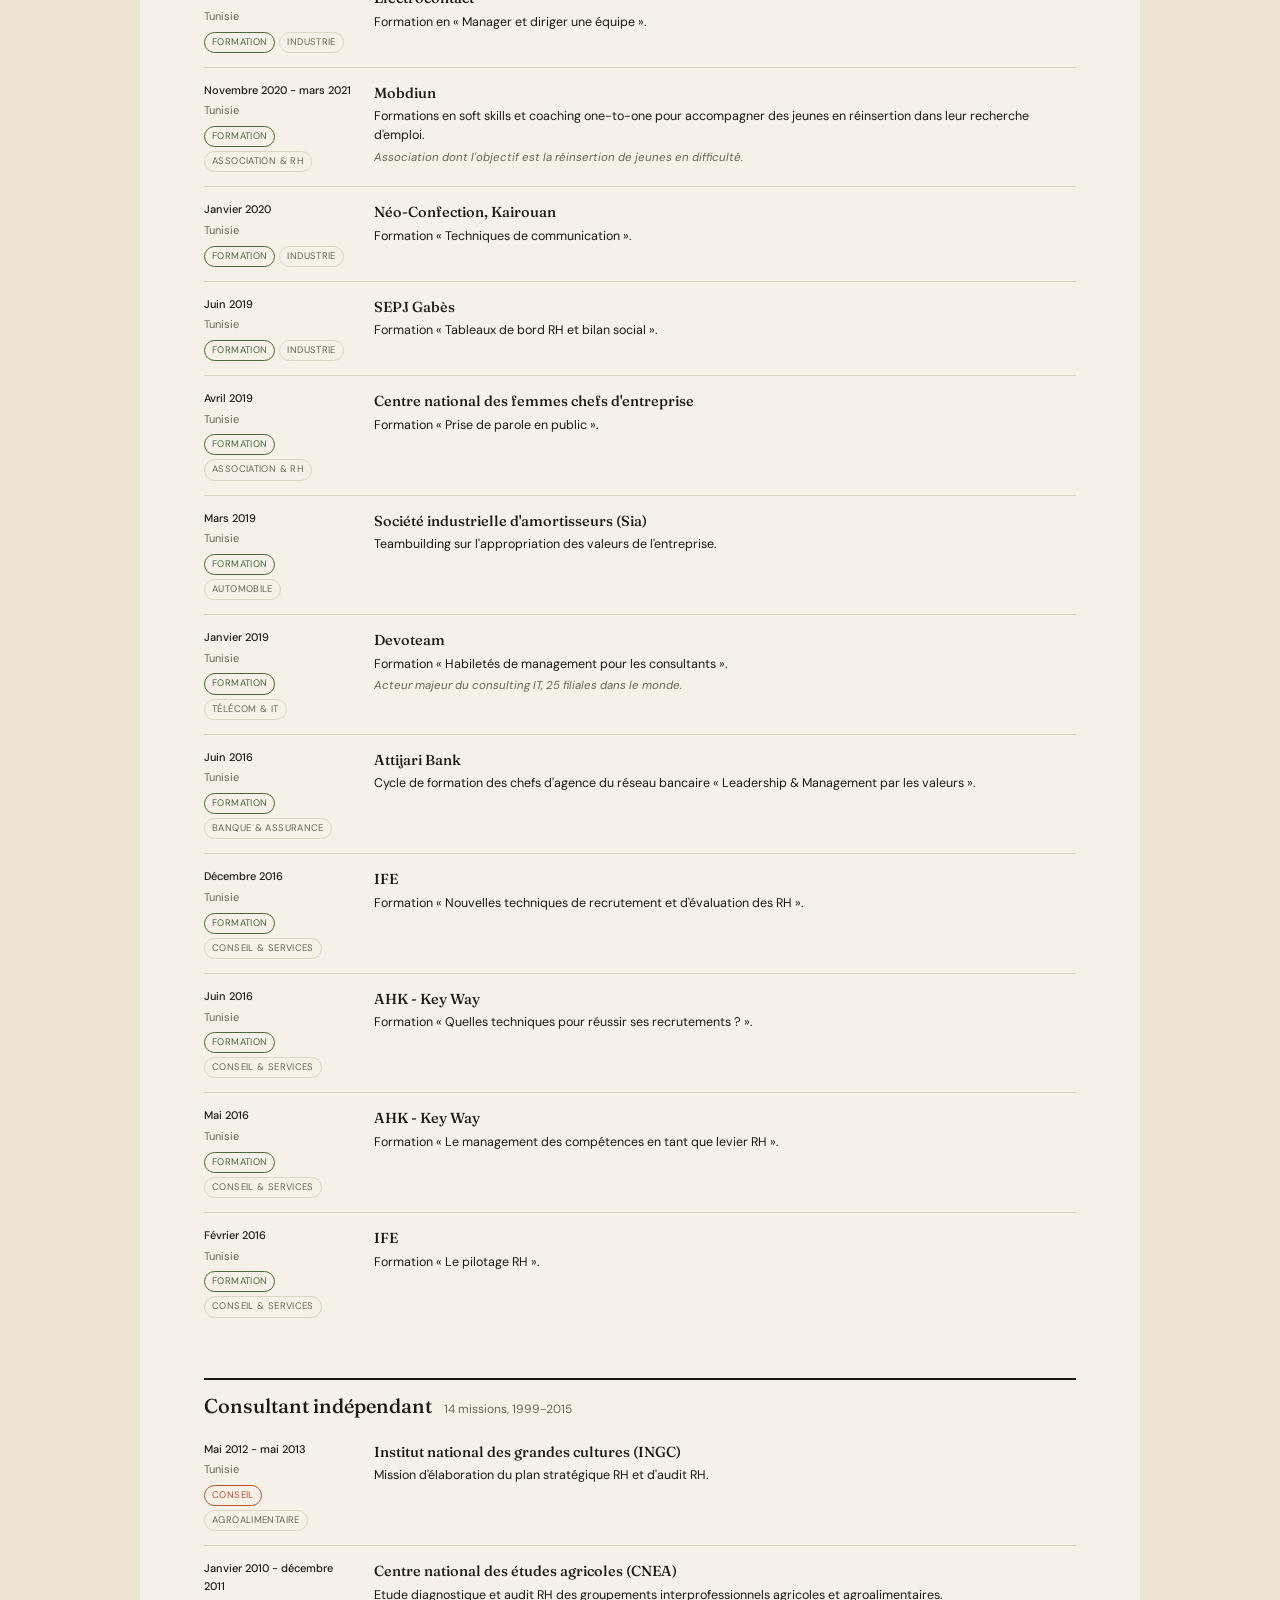
<file: missions.html>
<!DOCTYPE html>
<html lang="fr">
<head>
<meta charset="UTF-8">
<meta name="viewport" content="width=device-width, initial-scale=1.0">
<title>Sami Ben Mansour — Missions détaillées</title>
<meta name="description" content="Sami Ben Mansour, Expert RH. Détail des missions de conseil et de formation depuis 1999.">
<link rel="preconnect" href="https://fonts.googleapis.com">
<link href="https://fonts.googleapis.com/css2?family=Fraunces:ital,opsz,wght@0,9..144,380;0,9..144,460;0,9..144,500;1,9..144,380&family=DM+Sans:wght@400;500&display=swap" rel="stylesheet">
<link rel="stylesheet" href="style.css">
</head>
<body>

<nav class="doc-switch">
  <a href="index.html">CV</a>
  <a href="missions.html" class="active">Missions</a>
</nav>

<button class="print-btn" onclick="window.print()"><span class="dot" style="background:currentColor"></span> Télécharger en PDF</button>

<main class="page" id="app" style="max-width:1000px;">
  <p style="text-align:center;color:var(--ink-soft);padding:80px 0;">Chargement…</p>
</main>

<script type="application/json" id="missions-data">
{
  "identite": {
    "nom": "Sami Ben Mansour",
    "titre": "Missions détaillées",
    "accroche": "Ce document recense l'ensemble de mes missions de conseil et de formation depuis 2015, ainsi que mes postes précédents. Utilisez les filtres pour cibler un type de mission, un pays ou un secteur.",
    "contact": {
      "whatsapp": "+216 55 24 47 44",
      "email": "samibm@etik.com",
      "site": "samibenmansour.com",
      "linkedin": "https://www.linkedin.com/in/samibenmansour/fr/"
    }
  },
  "conseil": [
    {
      "periode": "Depuis septembre 2023",
      "client": "Monitoring Force MENA",
      "pays": [
        "Émirats arabes unis",
        "Arabie Saoudite"
      ],
      "secteur": "Santé & Pharma",
      "type": "conseil",
      "description": "Accompagnement de l'entreprise dans la conduite de ses activités en Arabie Saoudite : recrutement et intégration des nouvelles recrues, ingénierie de la formation, trajectoires de carrière, système d'évaluation des compétences.",
      "contexte": "Global CRO & Health Products Services Organization déployant ses services au Moyen-Orient."
    },
    {
      "periode": "Depuis novembre 2022",
      "client": "Takwiin",
      "pays": [
        "Arabie Saoudite"
      ],
      "secteur": "Conseil & Services",
      "type": "conseil",
      "description": "Conception, adaptation et déploiement de l'offre de services en conseil et formation RH, avec un focus sur l'intégration de l'intelligence artificielle.",
      "contexte": "Entreprise de conseil, formation et chasse de tête, spécialisée en transformation digitale des organisations."
    },
    {
      "periode": "Depuis 2020",
      "client": "Helyos",
      "pays": [
        "Tunisie",
        "Canada"
      ],
      "secteur": "Conseil & Services",
      "type": "conseil",
      "description": "Conseil stratégique en développement business, pilotage de l'élaboration et de l'évolution de l'offre de formation. Conception et déploiement de la stratégie digitale.",
      "contexte": "Cabinet de formation et de conseil RH, en particulier le recrutement."
    },
    {
      "periode": "Depuis 2018",
      "client": "Stimulus RH",
      "pays": [
        "France",
        "Émirats arabes unis"
      ],
      "secteur": "Conseil & Services",
      "type": "conseil",
      "description": "Accompagnement d'ESN en France, Tunisie et Maroc à travers des audits RH et organisationnels, plans de gestion des talents, référentiels métiers et compétences, systèmes d'évaluation pour le placement de ressources IT en Europe.",
      "contexte": "Cabinet de conseil RH & marketing digital, activités de conseil stratégique RH & marketing automation en France et à Dubaï."
    },
    {
      "periode": "Novembre 2025",
      "client": "Arforghe (SAGE Automotive)",
      "pays": [
        "Tunisie"
      ],
      "secteur": "Association & RH",
      "type": "conseil",
      "description": "Participation au diagnostic des pratiques RH de l'entreprise SAGE Automotive dans le cadre de « HR Awards ».",
      "contexte": null
    },
    {
      "periode": "Octobre 2025",
      "client": "E-T-A",
      "pays": [
        "Tunisie",
        "Allemagne"
      ],
      "secteur": "Industrie",
      "type": "conseil",
      "description": "Mission de chasse et de sélection d'un IT Manager pour la filiale tunisienne, réalisée dans le cadre du déploiement des opérations du groupe en Tunisie.",
      "contexte": null
    },
    {
      "periode": "Juillet - novembre 2024",
      "client": "Aviaheads",
      "pays": [
        "Estonie"
      ],
      "secteur": "Industrie",
      "type": "conseil",
      "description": "Conseil stratégique pour développer des stratégies de diversification de marché et adapter le modèle commercial.",
      "contexte": "Spécialiste des services de maintenance aéronautique."
    },
    {
      "periode": "Juillet - décembre 2024",
      "client": "Abshore",
      "pays": [
        "France"
      ],
      "secteur": "Télécom & IT",
      "type": "conseil",
      "description": "Accompagnement de la CEO dans la restructuration du département RH et l'élaboration d'une politique de développement axée sur la valorisation des compétences et la rétention des talents.",
      "contexte": "Entreprise de services du numérique (ESN) basée à Toulouse."
    },
    {
      "periode": "Septembre 2024",
      "client": "Ministère de l'Industrie et des Ressources Minières",
      "pays": [
        "Arabie Saoudite"
      ],
      "secteur": "Public & Institutionnel",
      "type": "conseil",
      "description": "Accompagnement et coaching du directeur des opérations de surveillance et de détection pour structurer et optimiser la gestion de sa direction, en particulier sur les aspects RH.",
      "contexte": null
    },
    {
      "periode": "Juillet 2024",
      "client": "Face Tunisie, ICCG, Voluntās",
      "pays": [
        "Tunisie"
      ],
      "secteur": "ONG & International",
      "type": "conseil",
      "description": "Participation à l'évaluation du projet « Nos Racines » : conduite et transcription d'entretiens, analyse et interprétation de données qualitatives.",
      "contexte": "Projet financé par l'Union européenne."
    },
    {
      "periode": "Novembre 2023 - mai 2024",
      "client": "Ministère de l'emploi et de la formation professionnelle",
      "pays": [
        "Tunisie"
      ],
      "secteur": "Public & Institutionnel",
      "type": "conseil",
      "description": "Réalisation d'un benchmarking international sur la reconversion professionnelle, dans le cadre d'une mission d'amélioration des dispositifs de reconversion en Tunisie.",
      "contexte": "Projet financé par GIZ."
    },
    {
      "periode": "Octobre 2023 - mai 2024",
      "client": "Agence nationale pour le travail et l'emploi indépendant",
      "pays": [
        "Tunisie"
      ],
      "secteur": "Public & Institutionnel",
      "type": "conseil",
      "description": "Mise à jour du Référentiel tunisien des métiers et des compétences : enrichissement de fiches métier existantes et élaboration de fiches pour des métiers émergents.",
      "contexte": null
    },
    {
      "periode": "Décembre 2023",
      "client": "Free Fields Foundation",
      "pays": [
        "Libye"
      ],
      "secteur": "ONG & International",
      "type": "conseil",
      "description": "Co-conception d'un outil digital pour évaluer les compétences comportementales des collaborateurs dans le cadre du bilan de compétences annuel.",
      "contexte": "ONG libyenne de déminage, basée à Tripoli."
    },
    {
      "periode": "Août 2023",
      "client": "Free Fields Foundation",
      "pays": [
        "Libye"
      ],
      "secteur": "ONG & International",
      "type": "conseil",
      "description": "Accompagnement de la manager RH sur des enjeux stratégiques : recrutement et rétention des talents, gestion des conflits, adaptation des politiques RH aux spécificités d'une ONG.",
      "contexte": "ONG libyenne de déminage, basée à Tripoli."
    },
    {
      "periode": "Juillet 2023",
      "client": "Graines d'entrepreneurs",
      "pays": [
        "Tunisie",
        "France"
      ],
      "secteur": "Éducation & Formation",
      "type": "conseil",
      "description": "Accompagnement du management dans l'explicitation des valeurs de l'organisation et la sélection de collaborateurs engagés et alignés.",
      "contexte": "Leader dans l'entrepreneuriat pour enfants."
    },
    {
      "periode": "Juin 2023",
      "client": "Powerskills",
      "pays": [
        "Royaume-Uni",
        "Arabie Saoudite"
      ],
      "secteur": "Tourisme & Hôtellerie",
      "type": "conseil",
      "description": "Accompagnement stratégique sur un projet de formation de jeunes diplômés en Arabie Saoudite, en soft skills et business skills, pour une prise de poste rapide dans le tourisme.",
      "contexte": "Entreprise de formation et d'éducation basée à Londres, active en Asie et au Moyen-Orient."
    },
    {
      "periode": "Février 2023",
      "client": "Health Travel Tunisie",
      "pays": [
        "Tunisie"
      ],
      "secteur": "Tourisme & Hôtellerie",
      "type": "conseil",
      "description": "Diagnostic organisationnel, définition des objectifs, conception et mise en œuvre d'un plan d'action, suivi et évaluation des résultats. Mission de recrutement de chargés de clientèle.",
      "contexte": null
    },
    {
      "periode": "Avril - juillet 2022",
      "client": "GRJ",
      "pays": [
        "Canada"
      ],
      "secteur": "Télécom & IT",
      "type": "conseil",
      "description": "Mission de recrutement pour le Québec de 32 ressources IT (Mobile Dev, Full Stack, IT trainer...).",
      "contexte": null
    },
    {
      "periode": "2021",
      "client": "CIPI Actia",
      "pays": [
        "Tunisie"
      ],
      "secteur": "Automobile",
      "type": "conseil",
      "description": "Accompagnement de la digitalisation des processus RH : recrutement, évaluation des compétences via une solution d'intelligence artificielle, engagement des collaborateurs.",
      "contexte": "Multinationale française du secteur automotive."
    },
    {
      "periode": "2021",
      "client": "AHK",
      "pays": [
        "Tunisie"
      ],
      "secteur": "Conseil & Services",
      "type": "conseil",
      "description": "Accompagnement de la chambre pour la digitalisation du recrutement-onboarding, du bilan de compétences et du management des trajectoires professionnelles.",
      "contexte": null
    },
    {
      "periode": "Janvier 2021",
      "client": "Banque de l'habitat",
      "pays": [
        "Tunisie"
      ],
      "secteur": "Banque & Assurance",
      "type": "conseil",
      "description": "Accompagnement des directions centrales pour la mise en place d'un système d'évaluation de la performance. Coaching des directeurs pour l'élaboration d'une fiche d'évaluation par emploi-type.",
      "contexte": null
    },
    {
      "periode": "Octobre 2020",
      "client": "Banque Zitouna",
      "pays": [
        "Tunisie"
      ],
      "secteur": "Banque & Assurance",
      "type": "conseil",
      "description": "Développement et mise en place d'outils de management RH, d'une démarche d'évaluation et d'une démarche de gestion des carrières et des talents.",
      "contexte": null
    },
    {
      "periode": "Juillet - novembre 2019",
      "client": "Education for Employment (EFE)",
      "pays": [
        "Tunisie"
      ],
      "secteur": "ONG & International",
      "type": "conseil",
      "description": "Consultant associé au projet NEA/AC visant le placement de jeunes chercheurs d'emploi dans des entreprises du Nord-Ouest de la Tunisie.",
      "contexte": null
    },
    {
      "periode": "Juillet - septembre 2019",
      "client": "EndaTech (Groupe Enda Tamweel)",
      "pays": [
        "Tunisie"
      ],
      "secteur": "Microfinance",
      "type": "conseil",
      "description": "Elaboration de la politique de développement RH d'une unité externalisée. Pilotage d'un teambuilding « Cohésion d'équipe et créativité ».",
      "contexte": null
    },
    {
      "periode": "Juillet - octobre 2018",
      "client": "SKL International",
      "pays": [
        "Tunisie"
      ],
      "secteur": "Public & Institutionnel",
      "type": "conseil",
      "description": "Conception du statut du personnel de la Fédération nationale des villes tunisiennes.",
      "contexte": "Projet financé par la Coopération suédoise en Tunisie."
    },
    {
      "periode": "Janvier 2018",
      "client": "Royal Mansour",
      "pays": [
        "Maroc"
      ],
      "secteur": "Tourisme & Hôtellerie",
      "type": "conseil",
      "description": "Accompagnement à la conduite du changement et formation à l'évaluation des RH du middle et top management, dans le cadre du déploiement d'un SIRH « Cornerstone ».",
      "contexte": null
    },
    {
      "periode": "Février - avril 2018",
      "client": "Advyteam CG",
      "pays": [
        "Tunisie",
        "France"
      ],
      "secteur": "Conseil & Services",
      "type": "conseil",
      "description": "Consultant « Human Capital Manager ». Conception et mise en place de pratiques de développement RH pour le groupe, en collaboration avec le top management.",
      "contexte": null
    },
    {
      "periode": "Septembre 2016 - mars 2017",
      "client": "SKL International",
      "pays": [
        "Suède",
        "Tunisie"
      ],
      "secteur": "Public & Institutionnel",
      "type": "conseil",
      "description": "Mission d'appui à la décentralisation : audit de la ressource humaine, recensement des atouts, description des emplois, développement d'un plan de recrutement.",
      "contexte": "Projet financé par la Coopération suédoise en Tunisie."
    },
    {
      "periode": "Mai 2016",
      "client": "Mega Emballages",
      "pays": [
        "Tunisie"
      ],
      "secteur": "Industrie",
      "type": "conseil",
      "description": "Mission de chasse de tête d'un Executive Manager.",
      "contexte": null
    },
    {
      "periode": "Avril 2016",
      "client": "Faculté des sciences économiques et de gestion de Jendouba",
      "pays": [
        "Tunisie"
      ],
      "secteur": "Éducation & Formation",
      "type": "conseil",
      "description": "Accompagnement et coordination avec Microsoft Tunisie pour le projet d'une Université 2.0.",
      "contexte": null
    },
    {
      "periode": "Novembre - décembre 2015",
      "client": "Cour des comptes",
      "pays": [
        "Tunisie"
      ],
      "secteur": "Public & Institutionnel",
      "type": "conseil",
      "description": "Elaboration d'un référentiel métiers et compétences.",
      "contexte": "Projet financé par le PNUD."
    },
    {
      "periode": "Septembre 2015 - janvier 2016",
      "client": "Office des tunisiens à l'étranger (OTE)",
      "pays": [
        "Tunisie"
      ],
      "secteur": "Public & Institutionnel",
      "type": "conseil",
      "description": "Etablissement d'un plan de renforcement des capacités des agents de l'OTE.",
      "contexte": "Projet financé par la Coopération suisse en Tunisie."
    }
  ],
  "formation": [
    {
      "periode": "Juillet 2026",
      "client": "BH Leasing, SFBT, Streamwide",
      "pays": [
        "Tunisie"
      ],
      "secteur": "Conseil & Services",
      "type": "formation",
      "description": "Formation en inter-entreprises pour des DRH et RRH sur le pilotage des données RH avec l'IA générative.",
      "contexte": null
    },
    {
      "periode": "Juillet 2026",
      "client": "BNA",
      "pays": [
        "Tunisie"
      ],
      "secteur": "Banque & Assurance",
      "type": "formation",
      "description": "Formation-accompagnement de la DRH centrale et des responsables des carrières à la transformation des pratiques RH (gestion stratégique des RH, GPEC), avec l'IA générative.",
      "contexte": null
    },
    {
      "periode": "Juin 2026",
      "client": "Assurances BIAT, Tunisie Câbles (Groupe OneTech), AGL, Sindbad Group",
      "pays": [
        "Tunisie"
      ],
      "secteur": "Banque & Assurance",
      "type": "formation",
      "description": "Formation en inter-entreprises pour des DRH et RRH sur la transformation des pratiques RH avec l'IA générative.",
      "contexte": null
    },
    {
      "periode": "Juin 2026",
      "client": "Tunelec Groupe Synov",
      "pays": [
        "Tunisie"
      ],
      "secteur": "Industrie",
      "type": "formation",
      "description": "Animation d'un teambuilding sur la cohésion d'équipe et les dynamiques de groupe pour les cadres techniques et support.",
      "contexte": null
    },
    {
      "periode": "Juin 2026",
      "client": "Tessi",
      "pays": [
        "Tunisie",
        "France"
      ],
      "secteur": "Conseil & Services",
      "type": "formation",
      "description": "Formation de formateurs de 5 jours pour les training leads, dans un contexte de projet de transformation des métiers avec l'IA générative.",
      "contexte": null
    },
    {
      "periode": "Mai 2026",
      "client": "Sartorius",
      "pays": [
        "Tunisie"
      ],
      "secteur": "Santé & Pharma",
      "type": "formation",
      "description": "Animation de deux workshops sur « l'IA et les RH » et « la qualité de vie au travail et la performance », à l'occasion de la journée internationale des RH.",
      "contexte": null
    },
    {
      "periode": "Mai 2026",
      "client": "Espima Business School",
      "pays": [
        "Tunisie"
      ],
      "secteur": "Éducation & Formation",
      "type": "formation",
      "description": "Intervention « Intégrer l'IA dans une institution universitaire : de quoi parle-t-on vraiment ? » à l'occasion de la journée EBS AI Day.",
      "contexte": null
    },
    {
      "periode": "Mai 2026",
      "client": "CIPI Actia",
      "pays": [
        "Tunisie"
      ],
      "secteur": "Automobile",
      "type": "formation",
      "description": "Formation « Intégrer l'IA dans une institution universitaire » pour l'équipe de développement RH.",
      "contexte": null
    },
    {
      "periode": "Avril - mai 2026",
      "client": "Sosem Béja (Groupe Rose Blanche)",
      "pays": [
        "Tunisie"
      ],
      "secteur": "Agroalimentaire",
      "type": "formation",
      "description": "Formation « Gestion du temps et du stress » pour les équipes support, techniques et les ouvriers.",
      "contexte": null
    },
    {
      "periode": "Avril 2026",
      "client": "TED Executive Education",
      "pays": [
        "Tunisie"
      ],
      "secteur": "Éducation & Formation",
      "type": "formation",
      "description": "Animation d'un module « Intégrer l'IA dans une institution universitaire », dans le cadre du certificat « Transformation digitale des institutions financières » organisé avec EY Tunisie.",
      "contexte": null
    },
    {
      "periode": "Avril 2025",
      "client": "Indigo, ABC Bank, Lacroix Electronics",
      "pays": [
        "Tunisie"
      ],
      "secteur": "Banque & Assurance",
      "type": "formation",
      "description": "Formation « L'IA générative pour une fonction RH augmentée » pour des cadres supérieurs dans la banque, le retail, l'IT et l'énergie.",
      "contexte": null
    },
    {
      "periode": "Avril 2026",
      "client": "JCI Le Bardo",
      "pays": [
        "Tunisie"
      ],
      "secteur": "Association & RH",
      "type": "formation",
      "description": "Intervention « Capital humain et entreprenariat à l'ère de l'IA ».",
      "contexte": null
    },
    {
      "periode": "Avril 2026",
      "client": "Arforghe",
      "pays": [
        "Tunisie"
      ],
      "secteur": "Association & RH",
      "type": "formation",
      "description": "Formation sur la GPEC augmentée par l'IA générative.",
      "contexte": null
    },
    {
      "periode": "Mars 2026",
      "client": "Medigest Academy",
      "pays": [
        "Tunisie"
      ],
      "secteur": "Éducation & Formation",
      "type": "formation",
      "description": "Animation d'un workshop « L'IA et les RH » pour des DRH, RRH, responsables de la formation et du recrutement.",
      "contexte": null
    },
    {
      "periode": "Février 2026",
      "client": "Digitalisman",
      "pays": [
        "France"
      ],
      "secteur": "Conseil & Services",
      "type": "formation",
      "description": "Accompagnement en one-to-one d'un consultant en stratégie marketing & digitale pour la productivité personnelle et la création de valeur scalable.",
      "contexte": null
    },
    {
      "periode": "Février 2026",
      "client": "ISG Tunis, FSEGT, ESPIMA Business School",
      "pays": [
        "Tunisie"
      ],
      "secteur": "Éducation & Formation",
      "type": "formation",
      "description": "Animation d'un workshop « L'IA générative pour transformer les pratiques pédagogiques de l'enseignant universitaire ».",
      "contexte": null
    },
    {
      "periode": "Janvier 2026",
      "client": "Hôtels Mouradi, Samira Club, Khayam Garden",
      "pays": [
        "Tunisie"
      ],
      "secteur": "Tourisme & Hôtellerie",
      "type": "formation",
      "description": "Formation en inter-entreprises sur « L'IA générative pour la transformation de la gestion des RH dans les établissements touristiques », pour une quinzaine de DRH et RRH.",
      "contexte": null
    },
    {
      "periode": "Décembre 2025",
      "client": "CMR",
      "pays": [
        "Tunisie"
      ],
      "secteur": "Conseil & Services",
      "type": "formation",
      "description": "Formation sur « L'IA générative pour la transformation des pratiques RH ».",
      "contexte": null
    },
    {
      "periode": "Décembre 2025",
      "client": "SUP'Com",
      "pays": [
        "Tunisie"
      ],
      "secteur": "Éducation & Formation",
      "type": "formation",
      "description": "Formation sur « l'IA pour transformer les pratiques pédagogiques et de gestion administrative ».",
      "contexte": null
    },
    {
      "periode": "Décembre 2025",
      "client": "Groupe Saïda",
      "pays": [
        "Tunisie"
      ],
      "secteur": "Agroalimentaire",
      "type": "formation",
      "description": "Formation sur « l'IA pour dynamiser le développement commercial ».",
      "contexte": null
    },
    {
      "periode": "Décembre 2025",
      "client": "Zitouna Tamkeen Sfax - Kairouan",
      "pays": [
        "Tunisie"
      ],
      "secteur": "Microfinance",
      "type": "formation",
      "description": "Formation sur « les soft skills essentiels pour les chargés de clientèle en agence ».",
      "contexte": null
    },
    {
      "periode": "Novembre 2025",
      "client": "KPMG",
      "pays": [
        "Tunisie"
      ],
      "secteur": "Conseil & Services",
      "type": "formation",
      "description": "Co-animation d'un teambuilding d'intelligence collective : « Co-construction de la Ville du Futur ».",
      "contexte": null
    },
    {
      "periode": "Novembre 2025",
      "client": "Sofima",
      "pays": [
        "Tunisie"
      ],
      "secteur": "Industrie",
      "type": "formation",
      "description": "Co-animation d'un teambuilding expérientiel : « Développement du leadership collaboratif par le théâtre d'entreprise ».",
      "contexte": null
    },
    {
      "periode": "Novembre 2025",
      "client": "Wicmic, Job Béton",
      "pays": [
        "Tunisie"
      ],
      "secteur": "BTP & Énergie",
      "type": "formation",
      "description": "Formation sur « le pilotage des données RH grâce à l'IA générative ».",
      "contexte": null
    },
    {
      "periode": "Novembre 2025",
      "client": "Everience",
      "pays": [
        "Tunisie"
      ],
      "secteur": "Télécom & IT",
      "type": "formation",
      "description": "Formation sur « l'IA générative pour transformer les pratiques de delivery et de gestion de la qualité ».",
      "contexte": null
    },
    {
      "periode": "Mars, mai, sept, oct 2025",
      "client": "Sofrecom",
      "pays": [
        "Tunisie"
      ],
      "secteur": "Télécom & IT",
      "type": "formation",
      "description": "Formation sur l'utilisation de la carte mentale (mind mapping) pour améliorer l'efficacité et la collaboration d'équipe, destinée aux consultants IT.",
      "contexte": null
    },
    {
      "periode": "Septembre 2025",
      "client": "Groupe Jômaa",
      "pays": [
        "Tunisie"
      ],
      "secteur": "Industrie",
      "type": "formation",
      "description": "Formation sur la transformation des pratiques de management avec l'intelligence artificielle, pour les dirigeants et directeurs exécutifs.",
      "contexte": null
    },
    {
      "periode": "Septembre 2025",
      "client": "Biat Assurances, BH, Hôtels Sindbad",
      "pays": [
        "Tunisie"
      ],
      "secteur": "Banque & Assurance",
      "type": "formation",
      "description": "Formation sur la comptabilité RH et la gestion sociale avec l'IA, pour cadres supérieurs RH en bancassurance et hôtellerie.",
      "contexte": null
    },
    {
      "periode": "Septembre 2025",
      "client": "Vermeg",
      "pays": [
        "Tunisie"
      ],
      "secteur": "Télécom & IT",
      "type": "formation",
      "description": "Formation sur l'optimisation du management avec le mind mapping, pour des managers IT et des project managers.",
      "contexte": null
    },
    {
      "periode": "Septembre 2025",
      "client": "ISET Radès",
      "pays": [
        "Tunisie"
      ],
      "secteur": "Éducation & Formation",
      "type": "formation",
      "description": "Formation sur la transformation des pratiques pédagogiques avec l'IA, pour les enseignants universitaires.",
      "contexte": null
    },
    {
      "periode": "Août - septembre 2025",
      "client": "SAP Maroc",
      "pays": [
        "Maroc"
      ],
      "secteur": "Télécom & IT",
      "type": "formation",
      "description": "Accompagnement en one-to-one d'un Senior Account Manager pour l'optimisation de sa productivité managériale et de ses objectifs, avec l'IA générative.",
      "contexte": null
    },
    {
      "periode": "Juin 2025",
      "client": "Tessi Tunisie",
      "pays": [
        "Tunisie"
      ],
      "secteur": "Conseil & Services",
      "type": "formation",
      "description": "Formation sur la transformation des métiers RH à l'ère de l'intelligence artificielle, pour les équipes RH.",
      "contexte": null
    },
    {
      "periode": "Octobre 2024 - juin 2025",
      "client": "Tunisie Télécom",
      "pays": [
        "Tunisie"
      ],
      "secteur": "Télécom & IT",
      "type": "formation",
      "description": "Cycle de formations sur l'IA appliquée aux RH, et cycle sur l'optimisation des écrits professionnels grâce à l'IA, destinés aux cadres.",
      "contexte": null
    },
    {
      "periode": "Mai 2025",
      "client": "Arforghe",
      "pays": [
        "Tunisie"
      ],
      "secteur": "Association & RH",
      "type": "formation",
      "description": "Formation sur l'évaluation des compétences et performances à l'ère de l'IA générative, pour les responsables RH.",
      "contexte": null
    },
    {
      "periode": "Mai 2025",
      "client": "Caisse des dépôts et des consignations (CDC)",
      "pays": [
        "Tunisie"
      ],
      "secteur": "Banque & Assurance",
      "type": "formation",
      "description": "Animation de l'atelier « Réinventer les pratiques RH grâce à l'IA » et modération du panel « RH & Investissement à l'ère de l'IA ».",
      "contexte": null
    },
    {
      "periode": "Mai 2025",
      "client": "Attijari, Hôtel Movenpick, BNA",
      "pays": [
        "Tunisie"
      ],
      "secteur": "Banque & Assurance",
      "type": "formation",
      "description": "Formation en interentreprises sur le pilotage des données RH avec l'IA, pour des cadres RH expérimentés du secteur bancaire.",
      "contexte": null
    },
    {
      "periode": "Mai 2025",
      "client": "Lumière Formation",
      "pays": [
        "Tunisie"
      ],
      "secteur": "Éducation & Formation",
      "type": "formation",
      "description": "Formation interentreprises sur l'IA appliquée à la gestion des carrières et des talents.",
      "contexte": null
    },
    {
      "periode": "Mai 2025",
      "client": "SCET Tunisie",
      "pays": [
        "Tunisie"
      ],
      "secteur": "Conseil & Services",
      "type": "formation",
      "description": "Animation d'une formation sur l'usage de l'IA générative pour optimiser les pratiques des managers de la direction du développement commercial.",
      "contexte": null
    },
    {
      "periode": "Mai 2025",
      "client": "Institut supérieur de gestion (ISG) de Tunis",
      "pays": [
        "Tunisie"
      ],
      "secteur": "Éducation & Formation",
      "type": "formation",
      "description": "Workshop sur la transformation des pratiques RH par l'IA générative, pour des étudiants de mastère.",
      "contexte": null
    },
    {
      "periode": "Avril 2025",
      "client": "Ministère du Commerce et du Développement des Exportations",
      "pays": [
        "Tunisie"
      ],
      "secteur": "Public & Institutionnel",
      "type": "formation",
      "description": "Session de formation sur l'IA générative pour les cadres du département e-commerce.",
      "contexte": null
    },
    {
      "periode": "Décembre 2024",
      "client": "Arvea",
      "pays": [
        "Tunisie"
      ],
      "secteur": "Industrie",
      "type": "formation",
      "description": "Formation sur l'optimisation de la productivité des managers grâce à l'IA, pour le comité de direction.",
      "contexte": null
    },
    {
      "periode": "Novembre 2024",
      "client": "Medius",
      "pays": [
        "Suède",
        "Tunisie"
      ],
      "secteur": "Télécom & IT",
      "type": "formation",
      "description": "Co-animation d'un teambuilding axé sur la communication en prévention des conflits, techniques théâtrales, pour l'équipe Talent Acquisition.",
      "contexte": null
    },
    {
      "periode": "Septembre 2024",
      "client": "British Academy for Training and Development",
      "pays": [
        "Royaume-Uni",
        "Arabie Saoudite"
      ],
      "secteur": "Éducation & Formation",
      "type": "formation",
      "description": "Formation-coaching en anglais « Skills of the Creative Leader » pour un cadre supérieur d'Arabie Saoudite.",
      "contexte": null
    },
    {
      "periode": "Juillet 2024",
      "client": "Sofrecom",
      "pays": [
        "Tunisie"
      ],
      "secteur": "Télécom & IT",
      "type": "formation",
      "description": "Formation sur l'utilisation de la carte mentale pour améliorer l'efficacité et la collaboration, pour ingénieurs et chefs de projet.",
      "contexte": null
    },
    {
      "periode": "Juillet 2024",
      "client": "Fabskill",
      "pays": [
        "Tunisie"
      ],
      "secteur": "Éducation & Formation",
      "type": "formation",
      "description": "Animation d'un webinaire sur les techniques d'entretien et de recherche d'emploi.",
      "contexte": null
    },
    {
      "periode": "Avril 2024",
      "client": "Potterstein EURL",
      "pays": [
        "France"
      ],
      "secteur": "Conseil & Services",
      "type": "formation",
      "description": "Formation de formateur sur la conception et l'animation de formations.",
      "contexte": null
    },
    {
      "periode": "Mars 2024",
      "client": "Potterstein EURL",
      "pays": [
        "France"
      ],
      "secteur": "Conseil & Services",
      "type": "formation",
      "description": "Coaching one-to-one du dirigeant pour la mise en œuvre d'une formation intégrant l'IA.",
      "contexte": null
    },
    {
      "periode": "Juillet 2024",
      "client": "Selmac SUARL",
      "pays": [
        "Tunisie"
      ],
      "secteur": "Conseil & Services",
      "type": "formation",
      "description": "Coaching professionnel et de vie pour la CEO.",
      "contexte": null
    },
    {
      "periode": "Juin - juillet 2024",
      "client": "Votorantim Cimentos",
      "pays": [
        "Tunisie"
      ],
      "secteur": "Industrie",
      "type": "formation",
      "description": "Formation-accompagnement en IA générative pour la productivité management et métier, pour la Human Resources Business Partner.",
      "contexte": null
    },
    {
      "periode": "Juin 2024 - octobre 2025",
      "client": "Sanofi-Synthélabo",
      "pays": [
        "France"
      ],
      "secteur": "Santé & Pharma",
      "type": "formation",
      "description": "Accompagnement en one-to-one de la Responsable Process & Qualité d'un site de production à Paris, avec l'IA générative.",
      "contexte": null
    },
    {
      "periode": "Juin 2024",
      "client": "Association « La Voix du Jeune »",
      "pays": [
        "Tunisie"
      ],
      "secteur": "Association & RH",
      "type": "formation",
      "description": "Formation « Droits des jeunes, leadership adolescent, citoyenneté numérique » pour des lycéens de 16 à 20 ans.",
      "contexte": null
    },
    {
      "periode": "Juin 2024",
      "client": "Association « The Changers »",
      "pays": [
        "Tunisie"
      ],
      "secteur": "Association & RH",
      "type": "formation",
      "description": "Formations « Design Thinking » et « Project Management » pour des jeunes diplômés.",
      "contexte": null
    },
    {
      "periode": "Juin 2024",
      "client": "RH Formaconsult",
      "pays": [
        "Tunisie"
      ],
      "secteur": "Conseil & Services",
      "type": "formation",
      "description": "Formation « Marque employeur et Marketing RH » pour des cadres d'entreprises publiques.",
      "contexte": null
    },
    {
      "periode": "Mai 2024",
      "client": "Association « We Change »",
      "pays": [
        "Tunisie"
      ],
      "secteur": "Association & RH",
      "type": "formation",
      "description": "Formation « Soft skills pour la prévention contre la violence et la culture de la paix » pour des lycéens de Siliana.",
      "contexte": null
    },
    {
      "periode": "Octobre 2023",
      "client": "Banque Zitouna",
      "pays": [
        "Tunisie"
      ],
      "secteur": "Banque & Assurance",
      "type": "formation",
      "description": "Formation « Gestion des conflits » et formation « Gestion des temps et des priorités » pour cadres intermédiaires.",
      "contexte": null
    },
    {
      "periode": "Octobre 2023",
      "client": "Graines d'entrepreneurs",
      "pays": [
        "Tunisie",
        "France"
      ],
      "secteur": "Éducation & Formation",
      "type": "formation",
      "description": "Formation « Techniques de recrutement engageantes » pour l'équipe managériale.",
      "contexte": null
    },
    {
      "periode": "Septembre - octobre 2023",
      "client": "Insomea",
      "pays": [
        "Tunisie",
        "Bahreïn"
      ],
      "secteur": "Conseil & Services",
      "type": "formation",
      "description": "Atelier de coaching « Communication avec les techniques théâtrales » pour tous les collaborateurs.",
      "contexte": null
    },
    {
      "periode": "Août 2023",
      "client": "Sopal",
      "pays": [
        "Tunisie"
      ],
      "secteur": "Industrie",
      "type": "formation",
      "description": "Formation « Formation de formateurs » pour cadres supérieurs.",
      "contexte": null
    },
    {
      "periode": "Août 2023",
      "client": "Jabeen",
      "pays": [
        "Arabie Saoudite"
      ],
      "secteur": "Public & Institutionnel",
      "type": "formation",
      "description": "Formation-coaching en anglais sur les compétences de pensée critique et la prise de décision, pour un cadre supérieur saoudien du secteur public.",
      "contexte": null
    },
    {
      "periode": "Juillet 2023",
      "client": "Free Fields Foundation",
      "pays": [
        "Libye"
      ],
      "secteur": "ONG & International",
      "type": "formation",
      "description": "Formation-coaching en anglais « Advanced Human Resources Management » pour une manager RH d'ONG libyenne.",
      "contexte": null
    },
    {
      "periode": "Novembre 2022",
      "client": "Zitouna Tamkeen Mahdia",
      "pays": [
        "Tunisie"
      ],
      "secteur": "Microfinance",
      "type": "formation",
      "description": "Formation sur « la gestion du stress pour les chargés de clientèle en agence ».",
      "contexte": null
    },
    {
      "periode": "Juillet 2022",
      "client": "BECI-BTP",
      "pays": [
        "Bénin"
      ],
      "secteur": "BTP & Énergie",
      "type": "formation",
      "description": "Formation-accompagnement d'une DRH d'entreprise béninoise de BTP pour l'obtention d'une certification RH.",
      "contexte": null
    },
    {
      "periode": "Février 2022",
      "client": "Gema",
      "pays": [
        "Tunisie"
      ],
      "secteur": "Industrie",
      "type": "formation",
      "description": "Formation-accompagnement de la DRH pour une montée en compétences suite à une mobilité verticale.",
      "contexte": null
    },
    {
      "periode": "Décembre 2021",
      "client": "CIPI Actia",
      "pays": [
        "Tunisie"
      ],
      "secteur": "Automobile",
      "type": "formation",
      "description": "Formation « Marque employeur & Marketing RH ».",
      "contexte": null
    },
    {
      "periode": "Décembre 2021",
      "client": "Havas Tunisie",
      "pays": [
        "Tunisie"
      ],
      "secteur": "Conseil & Services",
      "type": "formation",
      "description": "Formation-accompagnement de la CEO pour une acquisition de compétences de formateur.",
      "contexte": null
    },
    {
      "periode": "Juin - septembre 2021",
      "client": "Institut supérieur des langues de Tunis (ISLT)",
      "pays": [
        "Tunisie"
      ],
      "secteur": "Éducation & Formation",
      "type": "formation",
      "description": "Formation des cadres et enseignants aux soft skills : leadership, communication, gestion du changement, du temps, du stress et des conflits, intelligence émotionnelle, travail en équipe.",
      "contexte": null
    },
    {
      "periode": "Juin 2021",
      "client": "Société Frigorifique et Brasserie de Tunisie (SFBT)",
      "pays": [
        "Tunisie"
      ],
      "secteur": "Agroalimentaire",
      "type": "formation",
      "description": "Accompagnement-formation des cadres pour l'acquisition de compétences en soft skills de formateur interne.",
      "contexte": null
    },
    {
      "periode": "Novembre 2020",
      "client": "FaBTP, Siliana",
      "pays": [
        "Tunisie"
      ],
      "secteur": "BTP & Énergie",
      "type": "formation",
      "description": "Accompagnement-formation des managers pour une montée de compétences en RH & soft skills.",
      "contexte": null
    },
    {
      "periode": "Novembre 2020",
      "client": "Brahima Bazie, Afrique Juridique & Fiscal Conseil",
      "pays": [
        "Burkina Faso"
      ],
      "secteur": "Conseil & Services",
      "type": "formation",
      "description": "Accompagnement-formation RH & soft skills d'un cadre juridique et fiscal, pour une reconversion vers les métiers de la RH.",
      "contexte": null
    },
    {
      "periode": "Septembre - novembre 2020",
      "client": "Add In, IGA",
      "pays": [
        "Tunisie"
      ],
      "secteur": "Conseil & Services",
      "type": "formation",
      "description": "Accompagnement-formation de la responsable administrative et RH à la mise en place d'un système de gestion des carrières et d'un référentiel des emplois et compétences.",
      "contexte": null
    },
    {
      "periode": "Août 2020",
      "client": "Caveo Automotive",
      "pays": [
        "Tunisie"
      ],
      "secteur": "Automobile",
      "type": "formation",
      "description": "Formation « Formation de formateurs ».",
      "contexte": null
    },
    {
      "periode": "Juin 2020",
      "client": "Organisation internationale des migrations",
      "pays": [
        "Tunisie"
      ],
      "secteur": "ONG & International",
      "type": "formation",
      "description": "Formation « Accompagnement post-Covid-19 pour les porteurs de projets affectés par la crise ».",
      "contexte": null
    },
    {
      "periode": "Février 2020",
      "client": "Poulina",
      "pays": [
        "Tunisie"
      ],
      "secteur": "Agroalimentaire",
      "type": "formation",
      "description": "Formation « Recrutement : de l'identification des besoins à l'intégration ».",
      "contexte": null
    },
    {
      "periode": "Février 2020",
      "client": "Electrocontact",
      "pays": [
        "Tunisie"
      ],
      "secteur": "Industrie",
      "type": "formation",
      "description": "Formation en « Manager et diriger une équipe ».",
      "contexte": null
    },
    {
      "periode": "Novembre 2020 - mars 2021",
      "client": "Mobdiun",
      "pays": [
        "Tunisie"
      ],
      "secteur": "Association & RH",
      "type": "formation",
      "description": "Formations en soft skills et coaching one-to-one pour accompagner des jeunes en réinsertion dans leur recherche d'emploi.",
      "contexte": "Association dont l'objectif est la réinsertion de jeunes en difficulté."
    },
    {
      "periode": "Janvier 2020",
      "client": "Néo-Confection, Kairouan",
      "pays": [
        "Tunisie"
      ],
      "secteur": "Industrie",
      "type": "formation",
      "description": "Formation « Techniques de communication ».",
      "contexte": null
    },
    {
      "periode": "Juin 2019",
      "client": "SEPJ Gabès",
      "pays": [
        "Tunisie"
      ],
      "secteur": "Industrie",
      "type": "formation",
      "description": "Formation « Tableaux de bord RH et bilan social ».",
      "contexte": null
    },
    {
      "periode": "Avril 2019",
      "client": "Centre national des femmes chefs d'entreprise",
      "pays": [
        "Tunisie"
      ],
      "secteur": "Association & RH",
      "type": "formation",
      "description": "Formation « Prise de parole en public ».",
      "contexte": null
    },
    {
      "periode": "Mars 2019",
      "client": "Société industrielle d'amortisseurs (Sia)",
      "pays": [
        "Tunisie"
      ],
      "secteur": "Automobile",
      "type": "formation",
      "description": "Teambuilding sur l'appropriation des valeurs de l'entreprise.",
      "contexte": null
    },
    {
      "periode": "Janvier 2019",
      "client": "Devoteam",
      "pays": [
        "Tunisie"
      ],
      "secteur": "Télécom & IT",
      "type": "formation",
      "description": "Formation « Habiletés de management pour les consultants ».",
      "contexte": "Acteur majeur du consulting IT, 25 filiales dans le monde."
    },
    {
      "periode": "Juin 2016",
      "client": "Attijari Bank",
      "pays": [
        "Tunisie"
      ],
      "secteur": "Banque & Assurance",
      "type": "formation",
      "description": "Cycle de formation des chefs d'agence du réseau bancaire « Leadership & Management par les valeurs ».",
      "contexte": null
    },
    {
      "periode": "Décembre 2016",
      "client": "IFE",
      "pays": [
        "Tunisie"
      ],
      "secteur": "Conseil & Services",
      "type": "formation",
      "description": "Formation « Nouvelles techniques de recrutement et d'évaluation des RH ».",
      "contexte": null
    },
    {
      "periode": "Juin 2016",
      "client": "AHK - Key Way",
      "pays": [
        "Tunisie"
      ],
      "secteur": "Conseil & Services",
      "type": "formation",
      "description": "Formation « Quelles techniques pour réussir ses recrutements ? ».",
      "contexte": null
    },
    {
      "periode": "Mai 2016",
      "client": "AHK - Key Way",
      "pays": [
        "Tunisie"
      ],
      "secteur": "Conseil & Services",
      "type": "formation",
      "description": "Formation « Le management des compétences en tant que levier RH ».",
      "contexte": null
    },
    {
      "periode": "Février 2016",
      "client": "IFE",
      "pays": [
        "Tunisie"
      ],
      "secteur": "Conseil & Services",
      "type": "formation",
      "description": "Formation « Le pilotage RH ».",
      "contexte": null
    }
  ],
  "independant": [
    {
      "periode": "Mai 2012 - mai 2013",
      "client": "Institut national des grandes cultures (INGC)",
      "pays": [
        "Tunisie"
      ],
      "secteur": "Agroalimentaire",
      "type": "conseil",
      "description": "Mission d'élaboration du plan stratégique RH et d'audit RH.",
      "contexte": null
    },
    {
      "periode": "Janvier 2010 - décembre 2011",
      "client": "Centre national des études agricoles (CNEA)",
      "pays": [
        "Tunisie"
      ],
      "secteur": "Agroalimentaire",
      "type": "conseil",
      "description": "Etude diagnostique et audit RH des groupements interprofessionnels agricoles et agroalimentaires.",
      "contexte": null
    },
    {
      "periode": "Janvier - mai 2007",
      "client": "SMD Conseil",
      "pays": [
        "Tunisie",
        "France"
      ],
      "secteur": "Conseil & Services",
      "type": "conseil",
      "description": "Mission de prospection stratégique pour le compte d'un cabinet de conseil en déploiement stratégique.",
      "contexte": null
    },
    {
      "periode": "Novembre - décembre 2007",
      "client": "Best International",
      "pays": [
        "Tunisie"
      ],
      "secteur": "Éducation & Formation",
      "type": "formation",
      "description": "Animation d'une formation sur l'ingénierie de la formation, les tableaux de bord sociaux et le bilan social.",
      "contexte": null
    },
    {
      "periode": "Décembre 2005 - février 2006",
      "client": "Iremam, Université de Provence",
      "pays": [
        "France",
        "Tunisie"
      ],
      "secteur": "Éducation & Formation",
      "type": "conseil",
      "description": "Etude sur la cartographie socioprofessionnelle des experts comptables en Tunisie.",
      "contexte": null
    },
    {
      "periode": "Décembre 2005 - février 2006",
      "client": "Institut tunisien des études stratégiques",
      "pays": [
        "Tunisie"
      ],
      "secteur": "Public & Institutionnel",
      "type": "conseil",
      "description": "Etude sur la contribution des compétences tunisiennes à l'étranger au développement socioéconomique de la Tunisie.",
      "contexte": null
    },
    {
      "periode": "Mai 2004",
      "client": "Cifed Formation",
      "pays": [
        "Tunisie"
      ],
      "secteur": "Éducation & Formation",
      "type": "formation",
      "description": "Formation sur intranet et la communication interne.",
      "contexte": null
    },
    {
      "periode": "Janvier 2004",
      "client": "Essel Tunisie (Groupe Sara Lee)",
      "pays": [
        "Tunisie"
      ],
      "secteur": "Industrie",
      "type": "conseil",
      "description": "Elaboration d'une présentation sur la démarche 5S (méthode japonaise de changement de l'organisation de travail).",
      "contexte": null
    },
    {
      "periode": "Septembre 2002 - mars 2003",
      "client": "Entreprise tunisienne des activités pétrolières (Etap)",
      "pays": [
        "Tunisie"
      ],
      "secteur": "BTP & Énergie",
      "type": "conseil",
      "description": "Elaboration de systèmes d'évaluation des RH (évaluation à l'expertise) pour les auditeurs internes.",
      "contexte": null
    },
    {
      "periode": "Octobre 2001 - janvier 2002",
      "client": "Office de développement sylvo-pastoral du Nord-ouest (Odesypano)",
      "pays": [
        "Tunisie"
      ],
      "secteur": "Public & Institutionnel",
      "type": "conseil",
      "description": "Etude de faisabilité d'une unité de prestation de services.",
      "contexte": null
    },
    {
      "periode": "Mai 2001",
      "client": "Compagnie tunisienne de navigation (CTN)",
      "pays": [
        "Tunisie"
      ],
      "secteur": "Public & Institutionnel",
      "type": "conseil",
      "description": "Evaluation, repositionnement et audit des ressources humaines.",
      "contexte": null
    },
    {
      "periode": "Octobre - novembre 1999",
      "client": "Conseil du marché financier (CMF)",
      "pays": [
        "Tunisie"
      ],
      "secteur": "Public & Institutionnel",
      "type": "conseil",
      "description": "Analyse du positionnement du potentiel humain.",
      "contexte": null
    },
    {
      "periode": "Juin - août 1999",
      "client": "Entreprise tunisienne des activités pétrolières (Etap)",
      "pays": [
        "Tunisie"
      ],
      "secteur": "BTP & Énergie",
      "type": "conseil",
      "description": "Elaboration de cartes-métiers, évaluation et positionnement du potentiel humain, audit RH.",
      "contexte": null
    },
    {
      "periode": "1999 - 2015",
      "client": "ABH Consult",
      "pays": [
        "Tunisie"
      ],
      "secteur": "Conseil & Services",
      "type": "conseil",
      "description": "Consultant senior indépendant : déploiement de systèmes RH, audit organisationnel et RH, gestion prévisionnelle des emplois et des compétences, campagnes de recrutement de cadres intermédiaires et à haut potentiel, évaluation et positionnement du potentiel humain.",
      "contexte": "Cabinet de conseil en stratégie RH réunissant un réseau de consultants RH & Organisation, collaborant avec la Banque mondiale, le PNUD, la BAD, l'ONUDI, l'ACDI, l'AFD, la DDC."
    }
  ],
  "postes": [
    {
      "periode": "2014 - 2015",
      "organisation": "Qatar National Bank Tunisia",
      "poste": "Human Capital Manager",
      "contexte": "Passage d'une banque semi-publique à une banque privée filiale d'une multinationale.",
      "missions": [
        "Pilotage du projet d'intégration RH de la banque aux pratiques et procédures RH du groupe",
        "Accompagnement de la transition organisationnelle : nouveau design organisationnel, migration vers les nouveaux intitulés de poste, fiches de poste",
        "Mise en place d'un système de grades préalable à un système d'évaluation des RH basé sur le management par objectifs",
        "Implémentation de la politique de rémunération en coordination avec les headquarters",
        "Elaboration de la politique de recrutement et conduite des recrutements stratégiques (banque de détail et d'entreprises)",
        "Conduite du projet d'implémentation d'un ERP RH et du Code d'éthique"
      ]
    },
    {
      "periode": "2013 - 2014",
      "organisation": "Institut des hautes études de Tunis (IHET)",
      "poste": "Directeur des projets stratégiques",
      "contexte": null,
      "missions": [
        "Organisation à Tunis du Forum Mondial de l'Amforht sur le tourisme durable",
        "Préparation d'un colloque sur la responsabilité sociale d'entreprise",
        "Organisation de conférences périodiques centrées sur les intérêts des étudiants (coaching, management de projet, entreprenariat, employabilité)",
        "Construction d'un pôle formation, mise en place de formations certifiantes (Microsoft, management de projet, compétences comportementales)",
        "Développement d'un projet sur l'entreprenariat des jeunes diplômés, mise en place d'une plate-forme Business Games / Serious Games"
      ]
    },
    {
      "periode": "2009 - 2013",
      "organisation": "Time Université",
      "poste": "Manager des projets stratégiques",
      "contexte": null,
      "missions": [
        "Obtention de la franchise exclusive Dale Carnegie pour la Tunisie (10 ans)",
        "Mise en place d'une université délocalisée avec le réseau Turmeda-Vivès (Espagne), pilotage de partenariats stratégiques internationaux (co-diplômations)",
        "Pilotage d'un projet de certification qualité ISO 9001 et d'un projet ERP de gestion universitaire",
        "Mise en place d'une plateforme e-learning et de certifications avec Microsoft Tunisie",
        "Mise en place d'une unité de recherche appliquée sur l'entreprenariat, création d'une fondation dédiée à l'éducation",
        "Pilotage du projet Sife Tunisie (actuellement Enactus), couronné par le Trophée du Team Leader de l'année au championnat national 2011"
      ]
    },
    {
      "periode": "2000 - 2018",
      "organisation": "Universités publiques et privées (ISG Tunis, ISCAE, FSEG Jendouba, Université Centrale, APBS, Université Sésame, Time Université, Université de Montréal, Collège LaSalle...)",
      "poste": "Enseignant et chercheur universitaire",
      "contexte": null,
      "missions": [
        "Doctorant en sciences de gestion, spécialité RH",
        "Enseignement en maîtrise, licence et mastère : GRH, entreprenariat, théories de l'organisation, comportement organisationnel, communication, coaching, audit social, gestion des carrières, gestion des conflits et négociation",
        "Coordination pédagogique d'un mastère professionnel",
        "Conduite de recherches en GRH et communication/TIC/management des connaissances/apprentissage organisationnel",
        "Direction de travaux de recherche d'étudiants de maîtrise et de mastère, participation à des jurys scientifiques"
      ]
    }
  ],
  "certifications": [
    {
      "label": "SHRM-CP",
      "org": "Professionnel certifié par The Society of Human Resources Management (Etats-Unis)",
      "annee": "2022",
      "url": "https://samibenmansour.com/shrm-cp"
    },
    {
      "label": "CRHA",
      "org": "Membre de l'Ordre des Conseillers en Ressources Humaines Agréés du Québec (Canada)",
      "annee": "2022",
      "url": "https://samibenmansour.com/crha"
    },
    {
      "label": "Coach PNL, en cours de certification",
      "org": "The Society of NLP (Californie, Etats-Unis)",
      "annee": "Depuis 2023",
      "url": null
    },
    {
      "label": "Technicien PNL certifié",
      "org": "Institut français de PNL (IFPNL)",
      "annee": "2013",
      "url": null
    },
    {
      "label": "Tech Recruiter",
      "org": "Hirist",
      "annee": "2022",
      "url": "https://samibenmansour.com/devskiller"
    },
    {
      "label": "Scrum Fundamentals Certified",
      "org": "VMedu",
      "annee": "2021",
      "url": null
    },
    {
      "label": "Certificats en prise de parole en public, Design Thinking",
      "org": "OpenClassrooms",
      "annee": "Depuis 2020",
      "url": null
    },
    {
      "label": "Certificats en communication, change management, team management, intelligence émotionnelle, gestion du stress/temps/conflits",
      "org": "LinkedIn Learning",
      "annee": "Depuis 2020",
      "url": null
    },
    {
      "label": "Les fondamentaux du marketing numérique",
      "org": "Google Ateliers numériques",
      "annee": "2020",
      "url": null
    },
    {
      "label": "Certifications en digital RH, intelligence émotionnelle, digital learning, conduite de formation",
      "org": "Unow (France)",
      "annee": "Depuis 2016",
      "url": null
    },
    {
      "label": "Réussir le changement",
      "org": "Essec Business School",
      "annee": "2016",
      "url": null
    },
    {
      "label": "Les mots de la GRH : fondamentaux",
      "org": "Conservatoire national des arts et métiers",
      "annee": "2016",
      "url": null
    },
    {
      "label": "Trainings en gestion du temps, communication, leadership, coaching, management, prise de parole en public",
      "org": "Dale Carnegie (Washington, Etats-Unis)",
      "annee": "2009-2010",
      "url": null
    }
  ],
  "references": [
    {
      "nom": "Zeyneb Attya",
      "titre": "Consultante RH Senior, ancienne présidente de l'Arforghe, directrice de HR Expo, ancienne directrice de la formation à la SITEP",
      "tel": "+216 98 313 818",
      "email": "attyazeyneb@gmail.com",
      "note": "Collaboration à l'Arforghe en tant que consultant et formateur RH."
    },
    {
      "nom": "Samy Aloulou",
      "titre": "Business Development Manager Senior, Stimulus RH Paris (France)",
      "tel": "+216 28 663 340",
      "email": "samy@stimulusrh.com",
      "note": "Collaboration lors de la mise en place d'un ERP RH à QNB Tunisia, et dans la commercialisation en Tunisie d'une solution RH et d'une solution de recrutement prédictif."
    },
    {
      "nom": "Ahmed Ben Hamouda",
      "titre": "Consultant et formateur Senior RH, enseignant-chercheur universitaire, ancien Directeur de la coopération canadienne en Tunisie, ancien Directeur de l'ISG Tunis",
      "tel": "+216 98 329 615",
      "email": "abh@planet.tn",
      "note": "Collaboration dans le cadre de nombreuses missions de conseil et de formation en Tunisie et à l'étranger."
    }
  ]
}
</script>

<script>
function render() {
  const d = JSON.parse(document.getElementById('missions-data').textContent);
  const app = document.getElementById('app');

  const allItems = [...d.conseil, ...d.formation, ...d.independant];
  const paysSet = new Set();
  allItems.forEach(m => m.pays.forEach(p => paysSet.add(p)));
  const secteurSet = new Set(allItems.map(m => m.secteur));

  const paysOptions = [...paysSet].sort().map(p => `<option value="${p}">${p}</option>`).join('');
  const secteurOptions = [...secteurSet].sort().map(s => `<option value="${s}">${s}</option>`).join('');

  function missionItem(m) {
    const badgeType = m.type === 'conseil' ? 'type-conseil' : 'type-formation';
    return `
    <div class="mission-item" data-type="${m.type}" data-pays="${m.pays.join('|')}" data-secteur="${m.secteur}">
      <div class="mission-meta">
        <span class="periode">${m.periode}</span>
        ${m.pays.join(', ')}
        <div class="mission-badges">
          <span class="badge ${badgeType}">${m.type}</span>
          <span class="badge">${m.secteur}</span>
        </div>
      </div>
      <div>
        <div class="mission-client">${m.client}</div>
        <div class="mission-desc">${m.description}</div>
        ${m.contexte ? `<div class="mission-context">${m.contexte}</div>` : ''}
      </div>
    </div>`;
  }

  const conseilHtml = d.conseil.map(missionItem).join('');
  const formationHtml = d.formation.map(missionItem).join('');
  const independantHtml = d.independant.map(missionItem).join('');

  const postesHtml = d.postes.map(p => `
    <div class="poste-block">
      <div class="mission-meta" style="margin-bottom:6px;"><span class="periode">${p.periode}</span></div>
      <div class="poste-org">${p.organisation}</div>
      <div class="poste-role">${p.poste}</div>
      ${p.contexte ? `<div class="poste-context">${p.contexte}</div>` : ''}
      <ul class="plain-list">${p.missions.map(m => `<li>${m}</li>`).join('')}</ul>
    </div>
  `).join('');

  const certifHtml = d.certifications.map(c => `
    <div class="cert-detail">
      <div>${c.url ? `<a href="${c.url}" target="_blank" rel="noopener">${c.label}</a>` : c.label} <span class="cert-annee">${c.annee}</span></div>
      <div class="cert-org">${c.org}</div>
    </div>
  `).join('');

  const refHtml = d.references.map(r => `
    <div class="ref-block">
      <div class="ref-name">${r.nom}</div>
      <div class="ref-titre">${r.titre}</div>
      <div class="ref-contact">${r.tel} · <a href="mailto:${r.email}">${r.email}</a></div>
      <div class="ref-note">${r.note}</div>
    </div>
  `).join('');

  app.innerHTML = `
    <header class="masthead">
      <div>
        <h1>${d.identite.nom}<span class="k-dot">.</span></h1>
        <div class="eyebrow"><span class="dot"></span> ${d.identite.titre}</div>
      </div>
      <div class="contact-block">
        <div><a href="https://wa.me/${d.identite.contact.whatsapp.replace(/[^0-9]/g,'')}" target="_blank" rel="noopener">WhatsApp ${d.identite.contact.whatsapp}</a></div>
        <div><a href="${d.identite.contact.linkedin}" target="_blank" rel="noopener">LinkedIn</a></div>
        <div><a href="mailto:${d.identite.contact.email}">${d.identite.contact.email}</a></div>
        <div><a href="https://${d.identite.contact.site}">${d.identite.contact.site}</a></div>
      </div>
    </header>

    <p class="intro-block">${d.identite.accroche}</p>

    <nav class="toc">
      <a href="#postes">Postes précédents</a>
      <a href="#conseil">Missions de conseil (${d.conseil.length})</a>
      <a href="#formation">Missions de formation (${d.formation.length})</a>
      <a href="#independant">Consultant indépendant (${d.independant.length})</a>
      <a href="#certifications">Certifications</a>
      <a href="#references">Références</a>
    </nav>

    <div class="filter-bar">
      <select id="f-type">
        <option value="">Tous les types</option>
        <option value="conseil">Conseil</option>
        <option value="formation">Formation</option>
      </select>
      <select id="f-pays">
        <option value="">Tous les pays</option>
        ${paysOptions}
      </select>
      <select id="f-secteur">
        <option value="">Tous les secteurs</option>
        ${secteurOptions}
      </select>
      <span class="filter-count" id="f-count"></span>
    </div>

    <h2 class="section-lg" id="postes">Postes précédents</h2>
    ${postesHtml}

    <h2 class="section-lg" id="conseil">Missions de conseil <span class="count">${d.conseil.length} missions, depuis 2015</span></h2>
    <div id="list-conseil">${conseilHtml}</div>

    <h2 class="section-lg" id="formation">Missions de formation <span class="count">${d.formation.length} missions, depuis 2015</span></h2>
    <div id="list-formation">${formationHtml}</div>

    <h2 class="section-lg" id="independant">Consultant indépendant <span class="count">${d.independant.length} missions, 1999-2015</span></h2>
    <div id="list-independant">${independantHtml}</div>

    <h2 class="section-lg" id="certifications">Certifications &amp; certificats</h2>
    ${certifHtml}

    <h2 class="section-lg" id="references">Références</h2>
    ${refHtml}

    <div class="footer">
      ${d.identite.contact.whatsapp} · ${d.identite.contact.email} · ${d.identite.contact.site} · <a href="${d.identite.contact.linkedin}" target="_blank" rel="noopener" style="color:inherit;">LinkedIn</a>
    </div>
  `;

  function applyFilters() {
    const type = document.getElementById('f-type').value;
    const pays = document.getElementById('f-pays').value;
    const secteur = document.getElementById('f-secteur').value;
    const items = app.querySelectorAll('.mission-item');
    let visible = 0;
    items.forEach(el => {
      const matchType = !type || el.dataset.type === type;
      const matchPays = !pays || el.dataset.pays.split('|').includes(pays);
      const matchSecteur = !secteur || el.dataset.secteur === secteur;
      const show = matchType && matchPays && matchSecteur;
      el.style.display = show ? 'grid' : 'none';
      if (show) visible++;
    });
    document.getElementById('f-count').textContent = visible + ' mission(s) affichée(s)';
  }

  document.getElementById('f-type').addEventListener('change', applyFilters);
  document.getElementById('f-pays').addEventListener('change', applyFilters);
  document.getElementById('f-secteur').addEventListener('change', applyFilters);
  applyFilters();
}
render();
</script>
</body>
</html>
</file>
<file: style.css>
:root {
  --cream: #f5f1e8;
  --cream-deep: #ece5d4;
  --ink: #1c1a17;
  --ink-soft: #6b6558;
  --rule: #dcd5c6;
  --terracotta: #b8502f;
  --terracotta-soft: #e8d9cc;
}

* { box-sizing: border-box; margin: 0; padding: 0; }

html { scroll-behavior: smooth; }

body {
  background: var(--cream-deep);
  color: var(--ink);
  font-family: "DM Sans", sans-serif;
  font-weight: 400;
  line-height: 1.55;
}

.page {
  max-width: 860px;
  margin: 0 auto;
  background: var(--cream);
  padding: 64px 64px 56px;
}

/* ---- signature mark: the Etik red dot, reused as a rhythm device ---- */
.dot {
  display: inline-block;
  width: 7px;
  height: 7px;
  border-radius: 50%;
  background: var(--terracotta);
  flex: none;
}

/* ---- header ---- */
.masthead {
  display: flex;
  justify-content: space-between;
  align-items: flex-end;
  gap: 32px;
  border-bottom: 2px solid var(--ink);
  padding-bottom: 28px;
  margin-bottom: 8px;
}

.masthead h1 {
  font-family: "Fraunces", serif;
  font-optical-sizing: auto;
  font-weight: 460;
  font-size: 46px;
  letter-spacing: -0.01em;
  line-height: 0.98;
}

.masthead h1 .k-dot { color: var(--terracotta); }

.eyebrow {
  font-size: 12px;
  letter-spacing: 0.16em;
  text-transform: uppercase;
  color: var(--terracotta);
  margin-top: 10px;
  display: flex;
  align-items: center;
  gap: 8px;
}

.contact-block {
  text-align: right;
  font-size: 13px;
  color: var(--ink-soft);
  line-height: 1.8;
  white-space: nowrap;
}

.contact-block a { color: var(--ink); text-decoration: none; border-bottom: 1px solid var(--rule); }
.contact-block a:hover { border-color: var(--terracotta); color: var(--terracotta); }

.tagline {
  font-family: "Fraunces", serif;
  font-style: italic;
  font-weight: 380;
  font-size: 18px;
  color: var(--ink-soft);
  max-width: 640px;
  margin: 22px 0 40px;
}

/* ---- section titles ---- */
h2.section {
  font-family: "Fraunces", serif;
  font-weight: 500;
  font-size: 13px;
  letter-spacing: 0.14em;
  text-transform: uppercase;
  color: var(--ink);
  display: flex;
  align-items: center;
  gap: 9px;
  margin: 38px 0 18px;
}

h2.section:first-of-type { margin-top: 0; }

/* ---- two column layout ---- */
.grid-2 {
  display: grid;
  grid-template-columns: 1fr 1fr;
  gap: 40px;
}

/* ---- sidebar / main body split ---- */
.cv-body {
  display: grid;
  grid-template-columns: 220px 1fr;
  gap: 0 40px;
  margin-top: 8px;
}

.sidebar {
  border-right: 1px solid var(--rule);
  padding-right: 28px;
}

.sidebar-block { margin-bottom: 30px; }
.sidebar-block:last-child { margin-bottom: 0; }

.sidebar-label {
  font-family: "Fraunces", serif;
  font-weight: 500;
  font-size: 10.5px;
  letter-spacing: 0.14em;
  text-transform: uppercase;
  color: var(--terracotta);
  margin-bottom: 12px;
  padding-bottom: 7px;
  border-bottom: 1px solid var(--rule);
}

.cert-item { margin-bottom: 11px; font-size: 12px; line-height: 1.35; }
.cert-item .cert-org { color: var(--ink-soft); font-size: 11px; }

.domain-item {
  font-size: 12px;
  padding-left: 13px;
  position: relative;
  margin-bottom: 7px;
  color: var(--ink-mid, var(--ink));
}
.domain-item::before { content: ""; position: absolute; left: 0; top: 6px; width: 5px; height: 5px; border-radius: 50%; background: var(--terracotta); }

.geo-list { font-size: 11.5px; color: var(--ink-soft); line-height: 1.7; }

.main-col { min-width: 0; }

/* ---- experience ---- */
.exp-item { position: relative; padding-left: 22px; margin-bottom: 22px; border-left: 1px solid var(--rule); }
.exp-item:last-child { margin-bottom: 0; }
.exp-item::before {
  content: "";
  position: absolute;
  left: -4.5px; top: 4px;
  width: 8px; height: 8px;
  border-radius: 50%;
  background: var(--cream);
  border: 2px solid var(--terracotta);
}

.exp-period { font-size: 11px; letter-spacing: 0.08em; text-transform: uppercase; color: var(--terracotta); }
.exp-org { font-family: "Fraunces", serif; font-size: 17px; font-weight: 500; margin-top: 2px; }
.exp-role { font-style: italic; color: var(--ink-soft); font-size: 13.5px; margin-bottom: 6px; }
.exp-item ul { list-style: none; }
.exp-item li { font-size: 13.5px; padding-left: 14px; position: relative; margin-bottom: 3px; }
.exp-item li::before { content: "–"; position: absolute; left: 0; color: var(--ink-soft); }

/* ---- lists (certifications, activities) ---- */
.plain-list { list-style: none; font-size: 13.5px; }
.plain-list li { padding-left: 15px; position: relative; margin-bottom: 8px; }
.plain-list li::before { content: ""; position: absolute; left: 0; top: 6px; width: 6px; height: 6px; border-radius: 50%; background: var(--terracotta); }

/* ---- skill bars ---- */
.skill-row { display: flex; align-items: center; gap: 10px; margin-bottom: 9px; font-size: 13px; }
.skill-label { width: 130px; flex: none; }
.skill-track { flex: 1; height: 4px; background: var(--rule); border-radius: 2px; overflow: hidden; }
.skill-fill { height: 100%; background: var(--terracotta); }

/* ---- stats bar ---- */
.stats-bar {
  display: grid;
  grid-template-columns: repeat(4, 1fr);
  border-bottom: 1px solid var(--rule);
  margin-bottom: 8px;
}
.stat { padding: 18px 8px; text-align: center; border-right: 1px solid var(--rule); }
.stat:last-child { border-right: none; }
.stat-num {
  font-family: "Fraunces", serif;
  font-weight: 500;
  font-size: 28px;
  color: var(--terracotta);
  line-height: 1;
}
.stat-label {
  font-size: 10.5px;
  letter-spacing: 0.04em;
  color: var(--ink-soft);
  margin-top: 6px;
}

/* ---- thesis / highlight block ---- */
.thesis-block {
  background: var(--terracotta-soft);
  border-left: 3px solid var(--terracotta);
  padding: 14px 18px;
  margin-bottom: 16px;
}
.thesis-label {
  font-size: 10px;
  letter-spacing: 0.1em;
  text-transform: uppercase;
  color: var(--terracotta);
  margin-bottom: 6px;
}
.thesis-title {
  font-family: "Fraunces", serif;
  font-style: italic;
  font-size: 14.5px;
  margin-bottom: 4px;
}
.thesis-sub { font-size: 12px; color: var(--ink-soft); }

.pub-item {
  font-size: 13px;
  padding-left: 15px;
  position: relative;
  margin-bottom: 8px;
  color: var(--ink-soft);
}
.pub-item::before { content: "–"; position: absolute; left: 0; }
.pub-item em { font-family: "Fraunces", serif; font-style: italic; color: var(--ink); }

/* ---- language rows ---- */
.lang-row { display: flex; justify-content: space-between; font-size: 13px; margin-bottom: 6px; }
.lang-row .langue { color: var(--ink); }
.lang-row .niveau { color: var(--ink-soft); }

.plain-list a { color: var(--ink); text-decoration: none; border-bottom: 1px solid var(--rule); }
.plain-list a:hover { color: var(--terracotta); border-color: var(--terracotta); }

.pub-more-link { margin-top: 6px; font-size: 13px; }
.pub-more-link a { color: var(--terracotta); text-decoration: none; border-bottom: 1px solid var(--terracotta); }
.pub-more-link a:hover { opacity: 0.7; }

/* ---- footer ---- */
.footer {
  margin-top: 48px;
  padding-top: 20px;
  border-top: 1px solid var(--rule);
  font-size: 12px;
  color: var(--ink-soft);
  text-align: center;
}

/* ---- nav pill (link between the two CVs) ---- */
.doc-switch {
  position: fixed;
  top: 22px;
  left: 22px;
  display: flex;
  gap: 8px;
  background: var(--ink);
  border-radius: 999px;
  padding: 6px;
  z-index: 20;
}
.doc-switch a {
  font-size: 12px;
  color: var(--cream);
  text-decoration: none;
  padding: 7px 16px;
  border-radius: 999px;
  opacity: 0.6;
}
.doc-switch a.active { background: var(--terracotta); opacity: 1; }

/* ---- print / PDF button ---- */
.print-btn {
  position: fixed;
  top: 22px;
  right: 22px;
  z-index: 20;
  background: var(--ink);
  color: var(--cream);
  border: none;
  font-family: "DM Sans", sans-serif;
  font-size: 13px;
  letter-spacing: 0.03em;
  padding: 11px 20px;
  border-radius: 999px;
  cursor: pointer;
  display: flex;
  align-items: center;
  gap: 8px;
}
.print-btn:hover { background: var(--terracotta); }

@media print {
  .doc-switch, .print-btn { display: none !important; }
  body, .page { background: white !important; }
  .page { padding: 0 !important; max-width: none; }
  @page { size: A4; margin: 16mm 18mm; }
  .exp-item, .grid-2 > div { break-inside: avoid; }
}

/* ---- missions page ---- */
.intro-block { font-size: 13.5px; color: var(--ink-soft); max-width: 680px; margin: 18px 0 30px; }

.toc {
  display: flex;
  flex-wrap: wrap;
  gap: 8px;
  margin-bottom: 28px;
  padding-bottom: 22px;
  border-bottom: 1px solid var(--rule);
}
.toc a {
  font-size: 11.5px;
  color: var(--ink);
  text-decoration: none;
  border: 1px solid var(--rule);
  border-radius: 999px;
  padding: 6px 14px;
}
.toc a:hover { border-color: var(--terracotta); color: var(--terracotta); }

.filter-bar {
  display: flex;
  flex-wrap: wrap;
  gap: 14px;
  align-items: center;
  background: var(--cream-deep);
  border-radius: 10px;
  padding: 14px 18px;
  margin-bottom: 30px;
  position: sticky;
  top: 12px;
  z-index: 15;
}
.filter-bar select {
  font-family: "DM Sans", sans-serif;
  font-size: 12.5px;
  padding: 7px 10px;
  border: 1px solid var(--rule);
  border-radius: 6px;
  background: var(--cream);
  color: var(--ink);
}
.filter-count { font-size: 12px; color: var(--ink-soft); margin-left: auto; }

h2.section-lg {
  font-family: "Fraunces", serif;
  font-weight: 500;
  font-size: 20px;
  margin: 46px 0 6px;
  padding-top: 10px;
  border-top: 2px solid var(--ink);
  scroll-margin-top: 90px;
}
h2.section-lg .count { font-size: 12px; color: var(--ink-soft); font-family: "DM Sans", sans-serif; font-weight: 400; margin-left: 8px; }

.poste-block { margin-bottom: 26px; padding-bottom: 22px; border-bottom: 1px solid var(--rule); }
.poste-block:last-child { border-bottom: none; }
.poste-org { font-family: "Fraunces", serif; font-size: 16px; font-weight: 500; }
.poste-role { font-style: italic; color: var(--ink-soft); font-size: 13px; margin-bottom: 4px; }
.poste-context { font-size: 12px; color: var(--ink-soft); font-style: italic; margin-bottom: 8px; }

.mission-item {
  padding: 14px 0;
  border-bottom: 1px solid var(--rule);
  display: grid;
  grid-template-columns: 150px 1fr;
  gap: 4px 20px;
}
.mission-item:last-child { border-bottom: none; }
.mission-meta { font-size: 11px; color: var(--ink-soft); line-height: 1.6; }
.mission-meta .periode { color: var(--ink); font-weight: 500; display: block; margin-bottom: 3px; }
.mission-badges { display: flex; flex-wrap: wrap; gap: 4px; margin-top: 6px; }
.badge { font-size: 9.5px; text-transform: uppercase; letter-spacing: 0.04em; padding: 2px 7px; border-radius: 999px; border: 1px solid var(--rule); color: var(--ink-soft); }
.badge.type-conseil { border-color: var(--terracotta); color: var(--terracotta); }
.badge.type-formation { border-color: var(--sage-fallback, #4a6741); color: #4a6741; }

.mission-client { font-family: "Fraunces", serif; font-size: 14.5px; font-weight: 500; }
.mission-desc { font-size: 12.5px; color: var(--ink-mid, var(--ink)); margin-top: 3px; line-height: 1.5; }
.mission-context { font-size: 11.5px; color: var(--ink-soft); font-style: italic; margin-top: 4px; }

.cert-detail { padding: 10px 0; border-bottom: 1px solid var(--rule); font-size: 13px; }
.cert-detail:last-child { border-bottom: none; }
.cert-detail .cert-org { color: var(--ink-soft); font-size: 12px; }
.cert-detail .cert-annee { color: var(--terracotta); font-size: 11px; }

.ref-block { padding: 14px 0; border-bottom: 1px solid var(--rule); }
.ref-block:last-child { border-bottom: none; }
.ref-name { font-family: "Fraunces", serif; font-size: 15px; font-weight: 500; }
.ref-titre { font-size: 12.5px; color: var(--ink-soft); margin: 2px 0 6px; }
.ref-contact { font-size: 12px; }
.ref-note { font-size: 12px; font-style: italic; color: var(--ink-soft); margin-top: 4px; }

@media print {
  .toc, .filter-bar { display: none !important; }
  .mission-item, .poste-block, .ref-block { display: grid !important; break-inside: avoid; }
}

@media (max-width: 720px) {
  .page { padding: 40px 24px; }
  .masthead { flex-direction: column; align-items: flex-start; gap: 16px; }
  .contact-block { text-align: left; }
  .grid-2 { grid-template-columns: 1fr; gap: 0; }
  .cv-body { grid-template-columns: 1fr; }
  .sidebar { border-right: none; border-bottom: 1px solid var(--rule); padding-right: 0; padding-bottom: 24px; margin-bottom: 24px; }
  .stats-bar { grid-template-columns: repeat(2, 1fr); }
  .mission-item { grid-template-columns: 1fr; }
  .filter-bar { position: static; }
}
</file>
